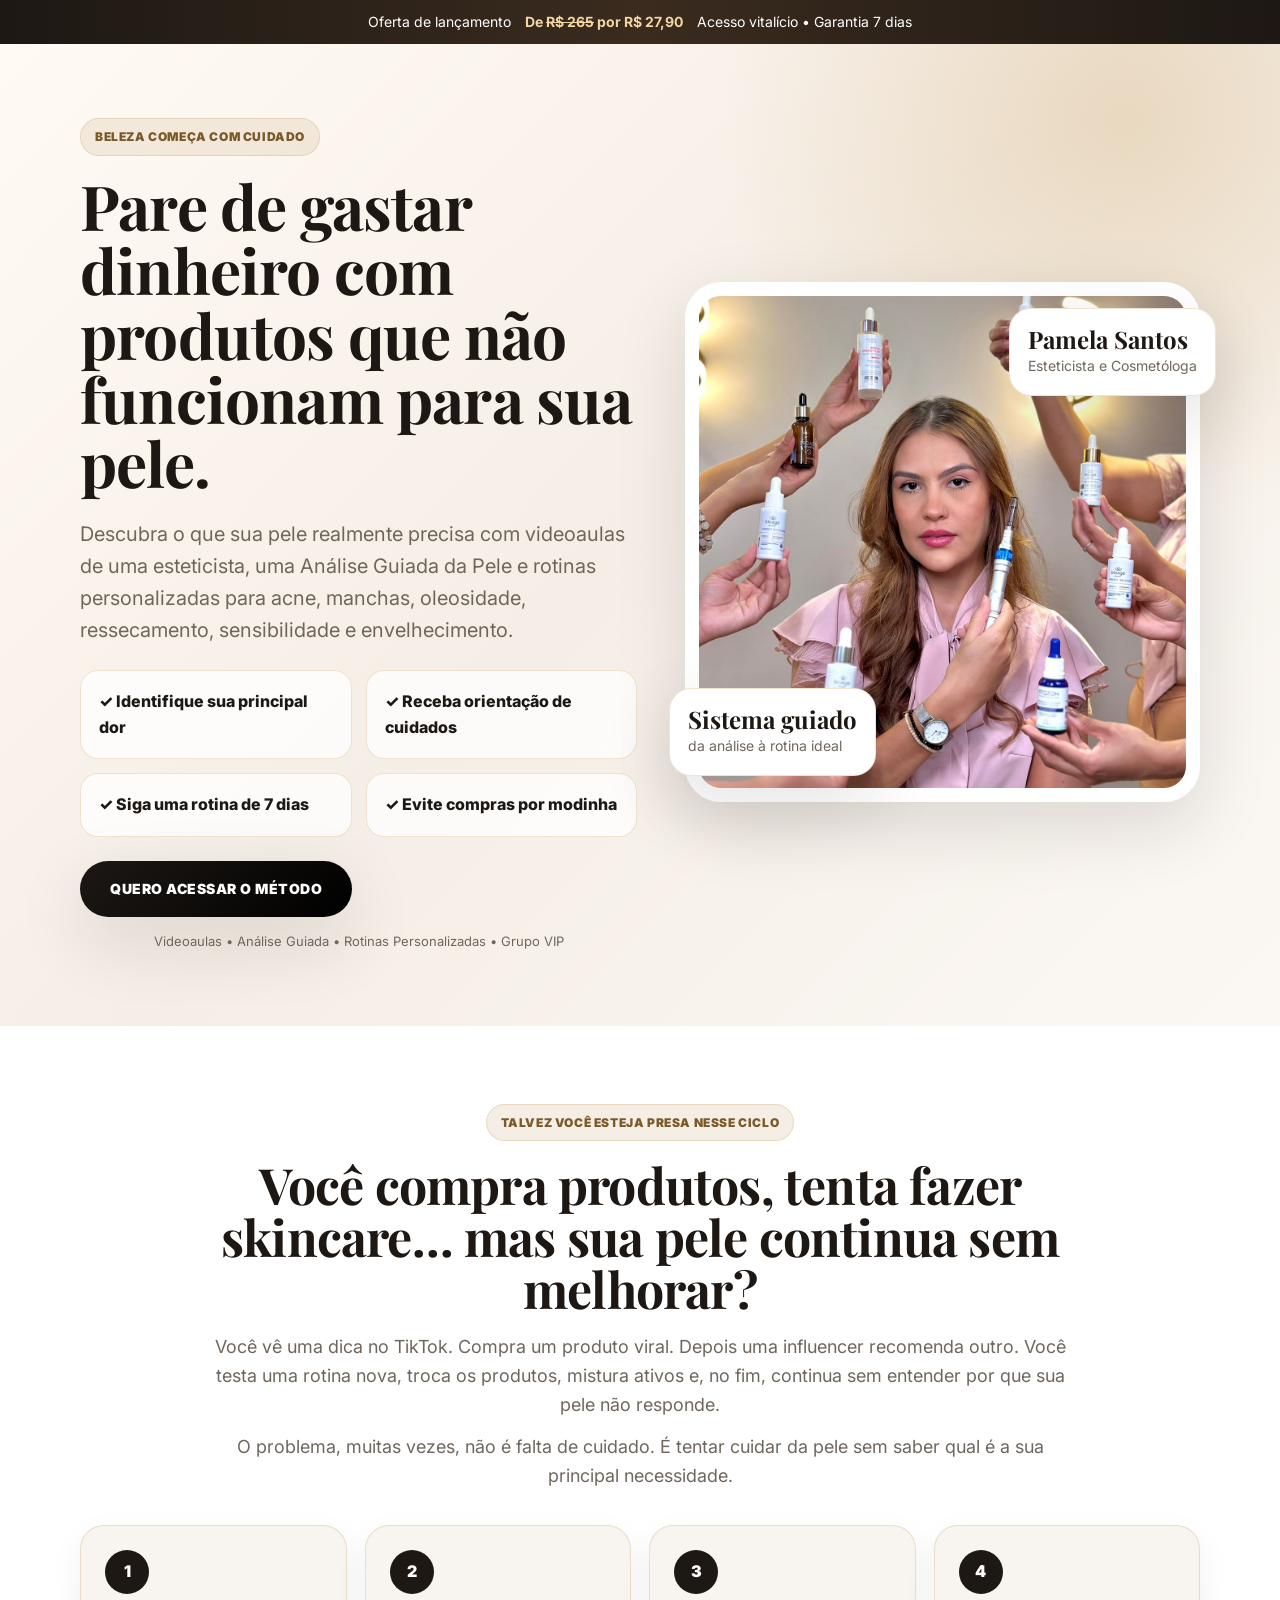
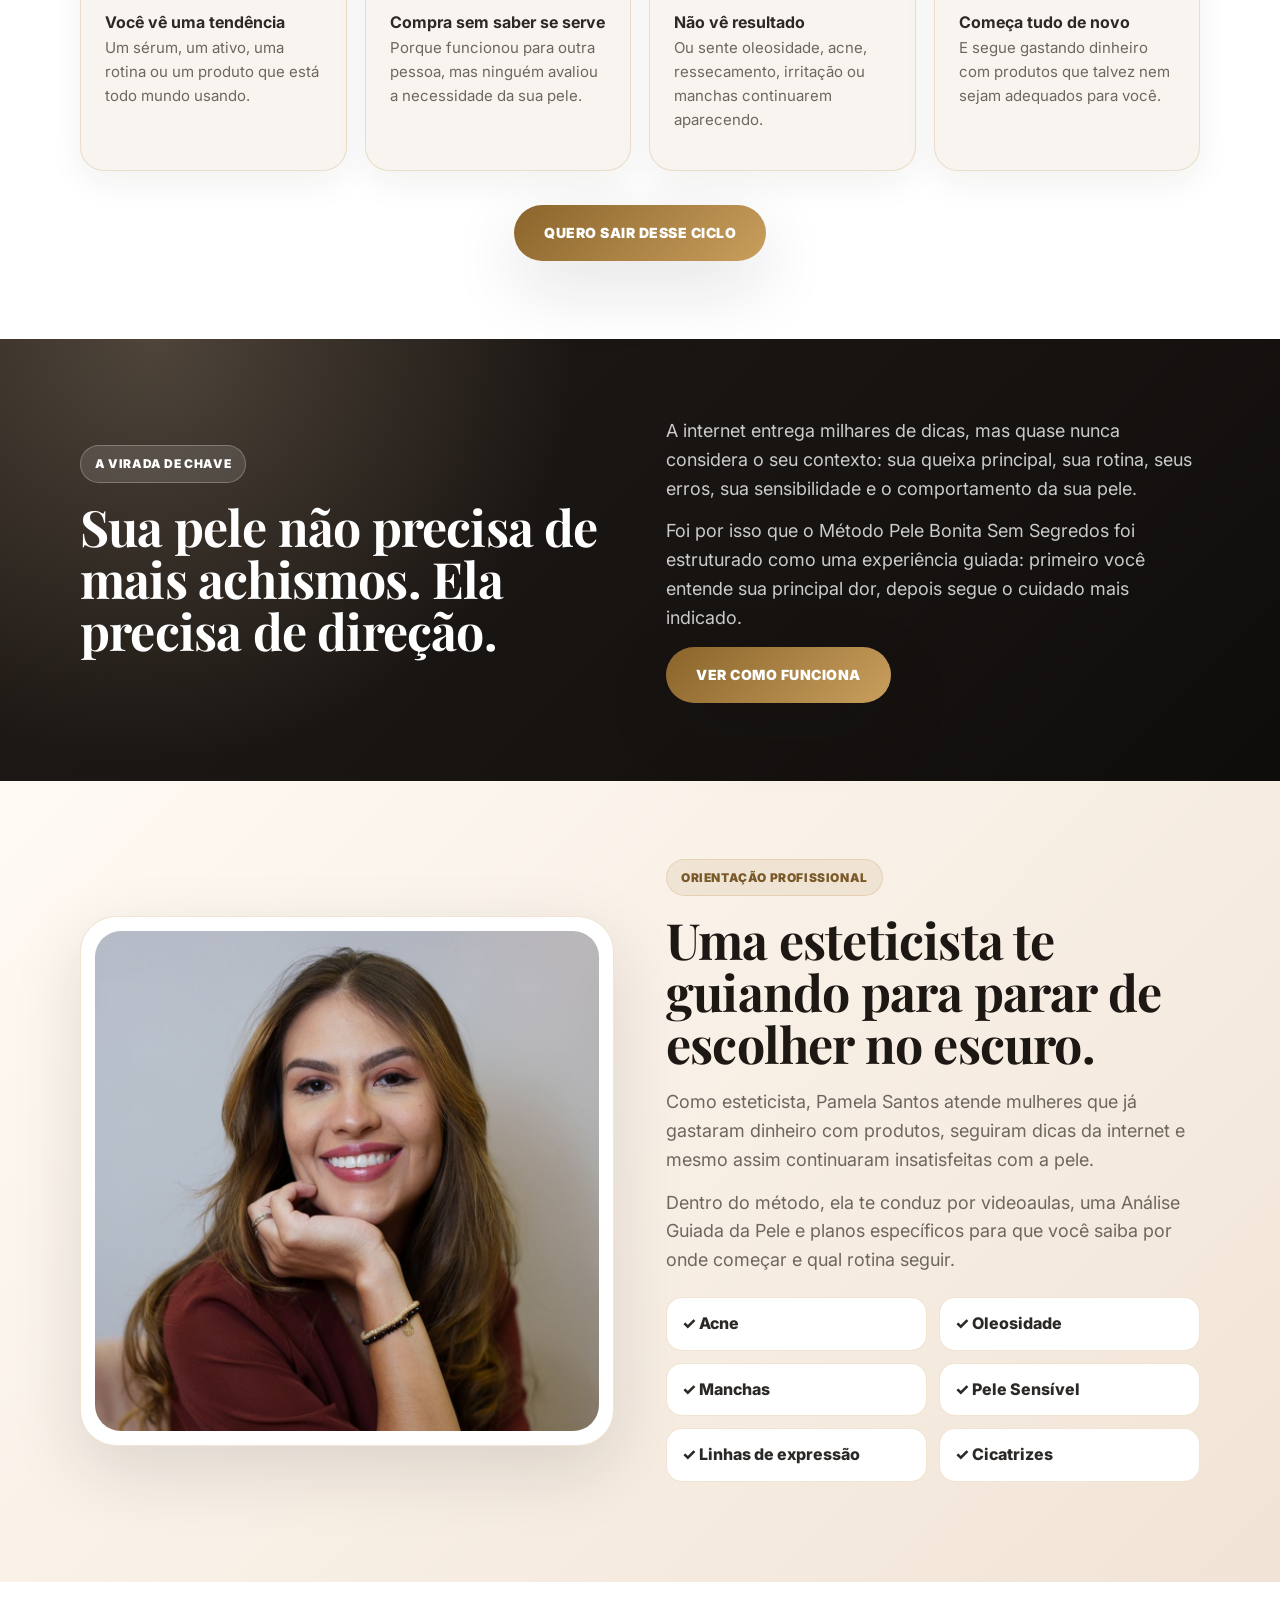
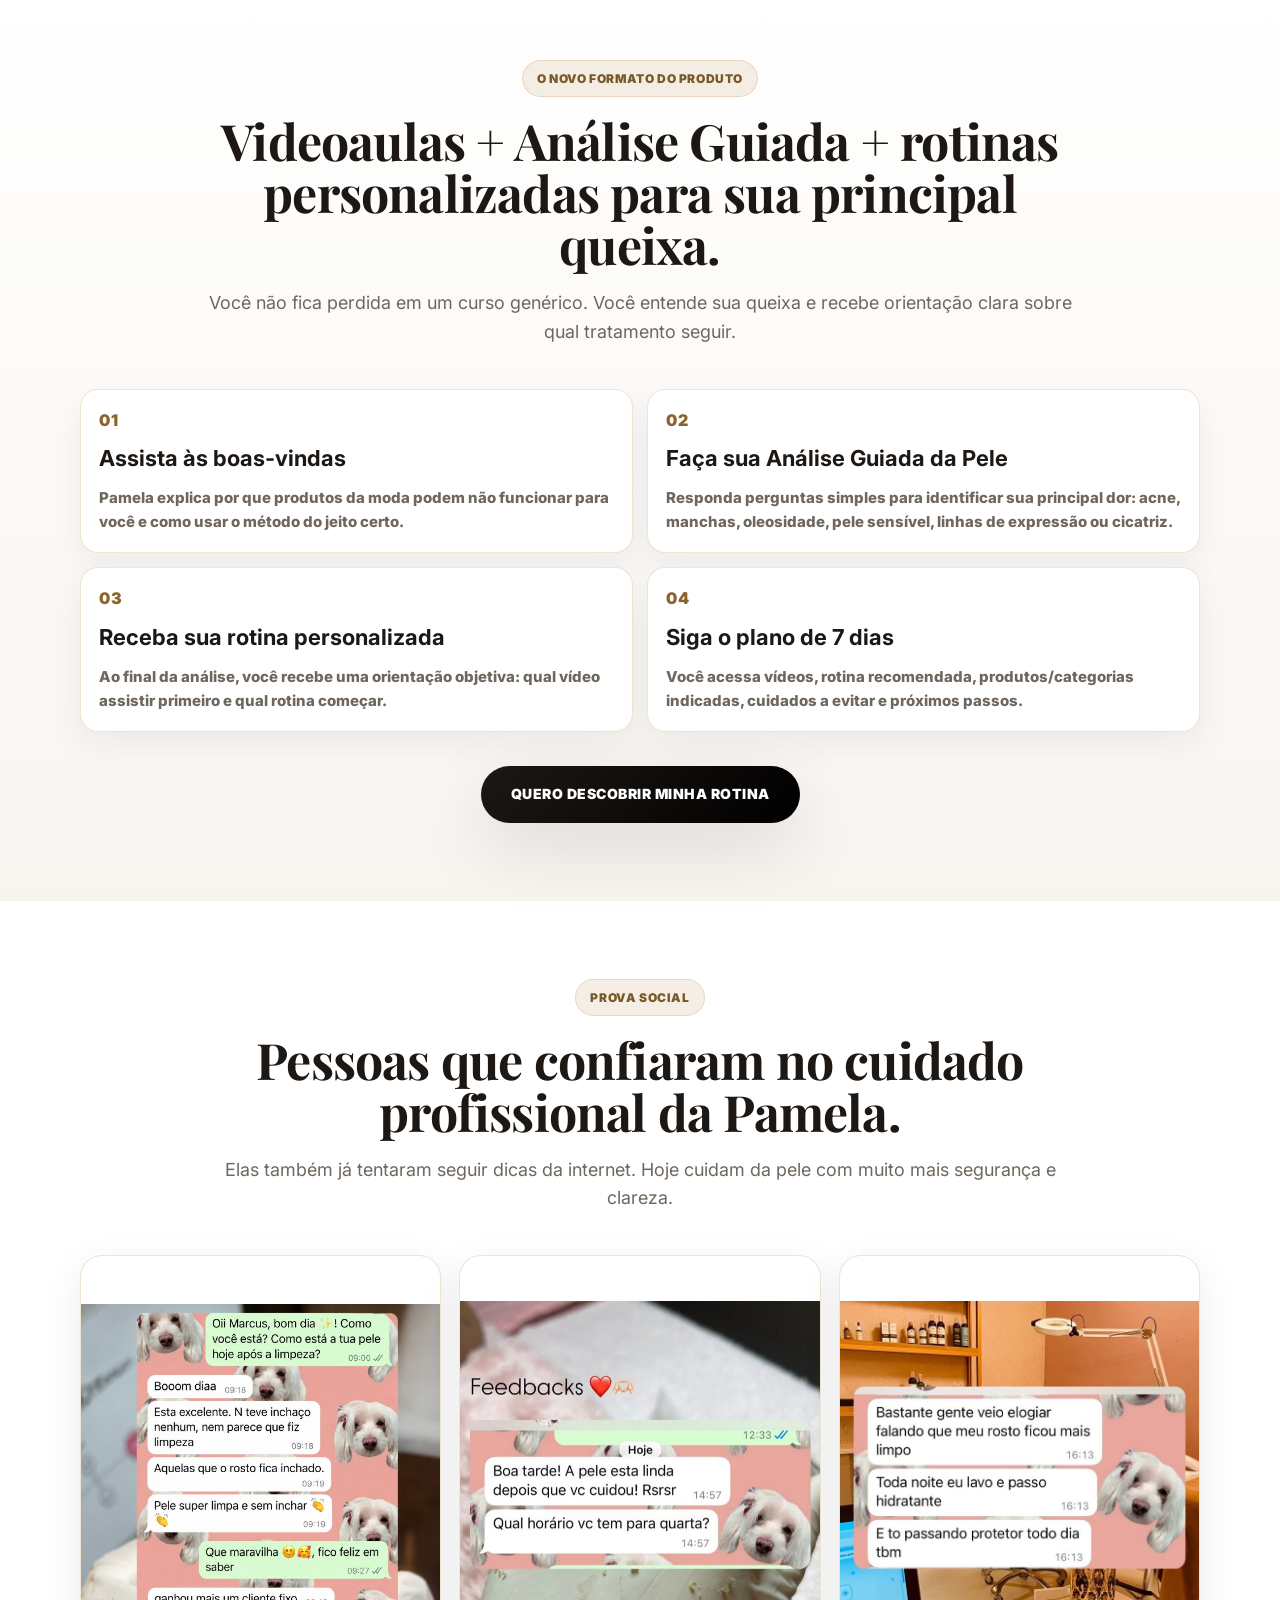
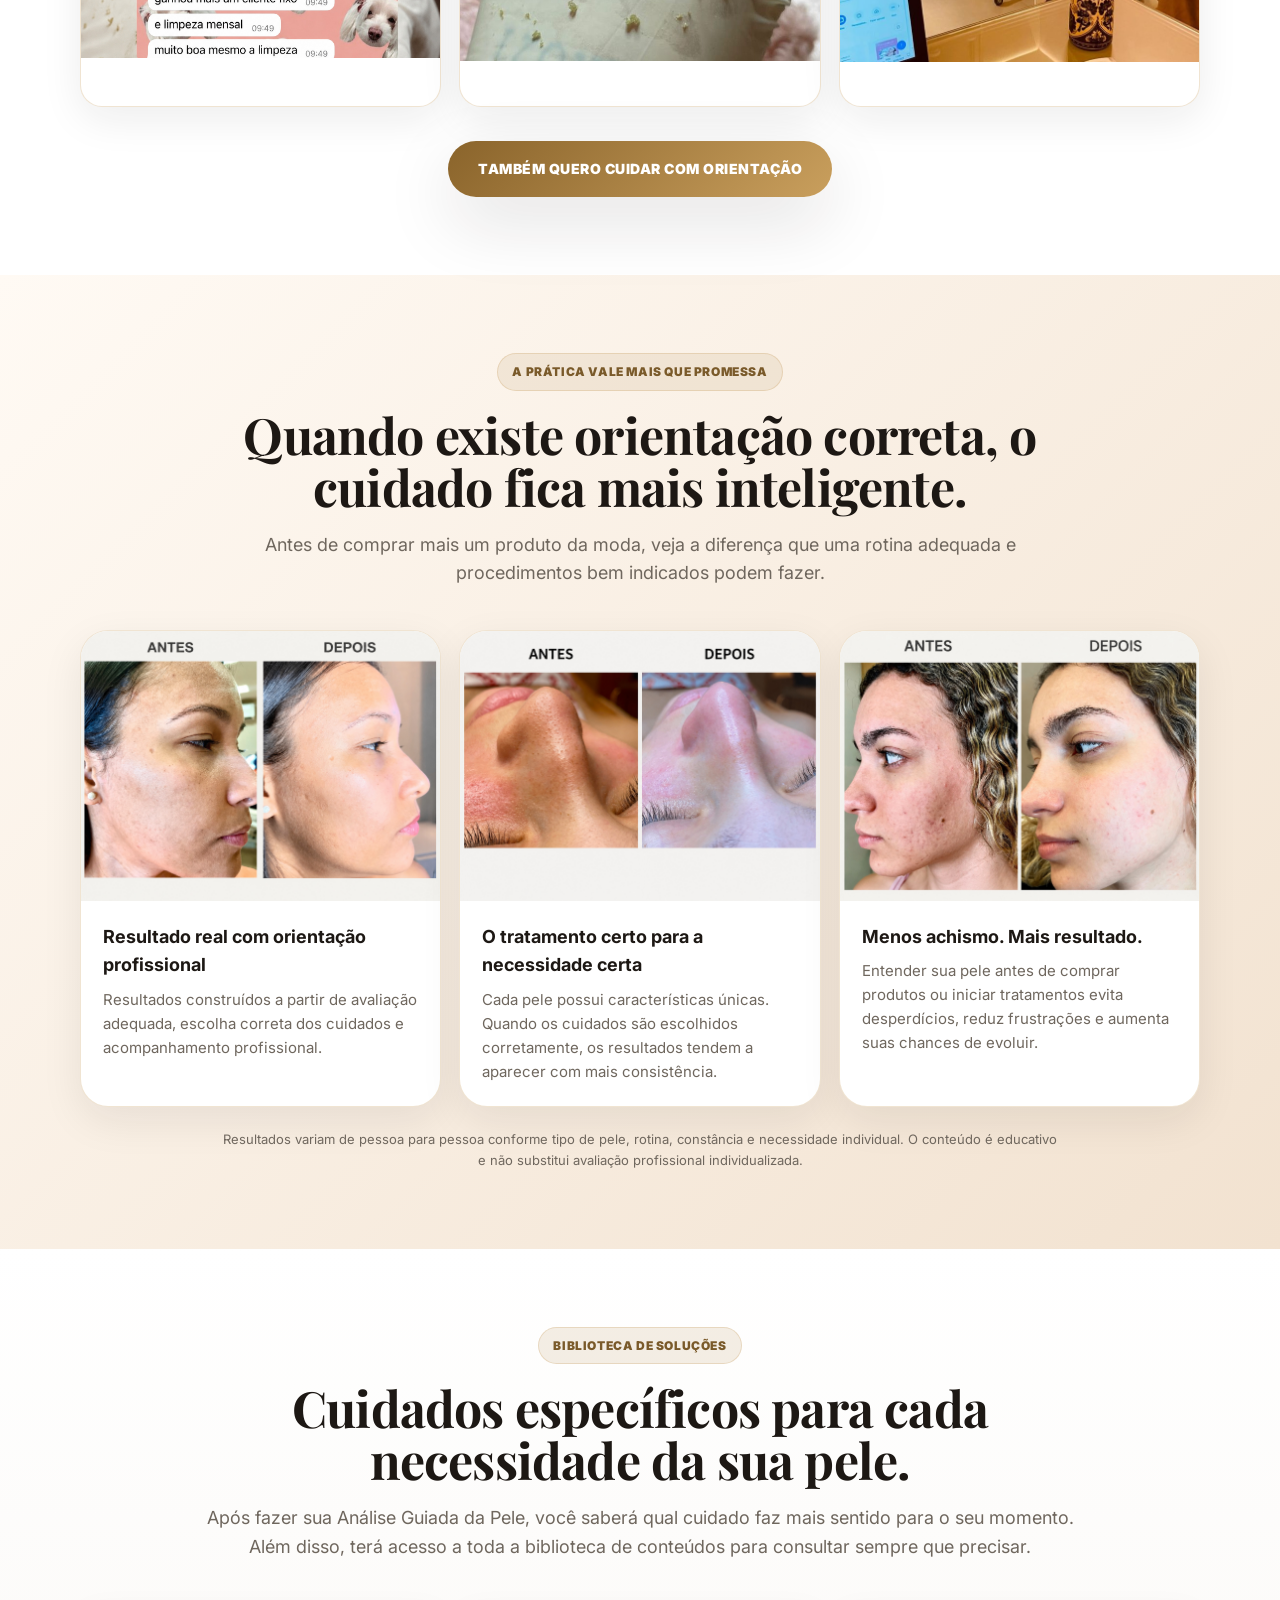
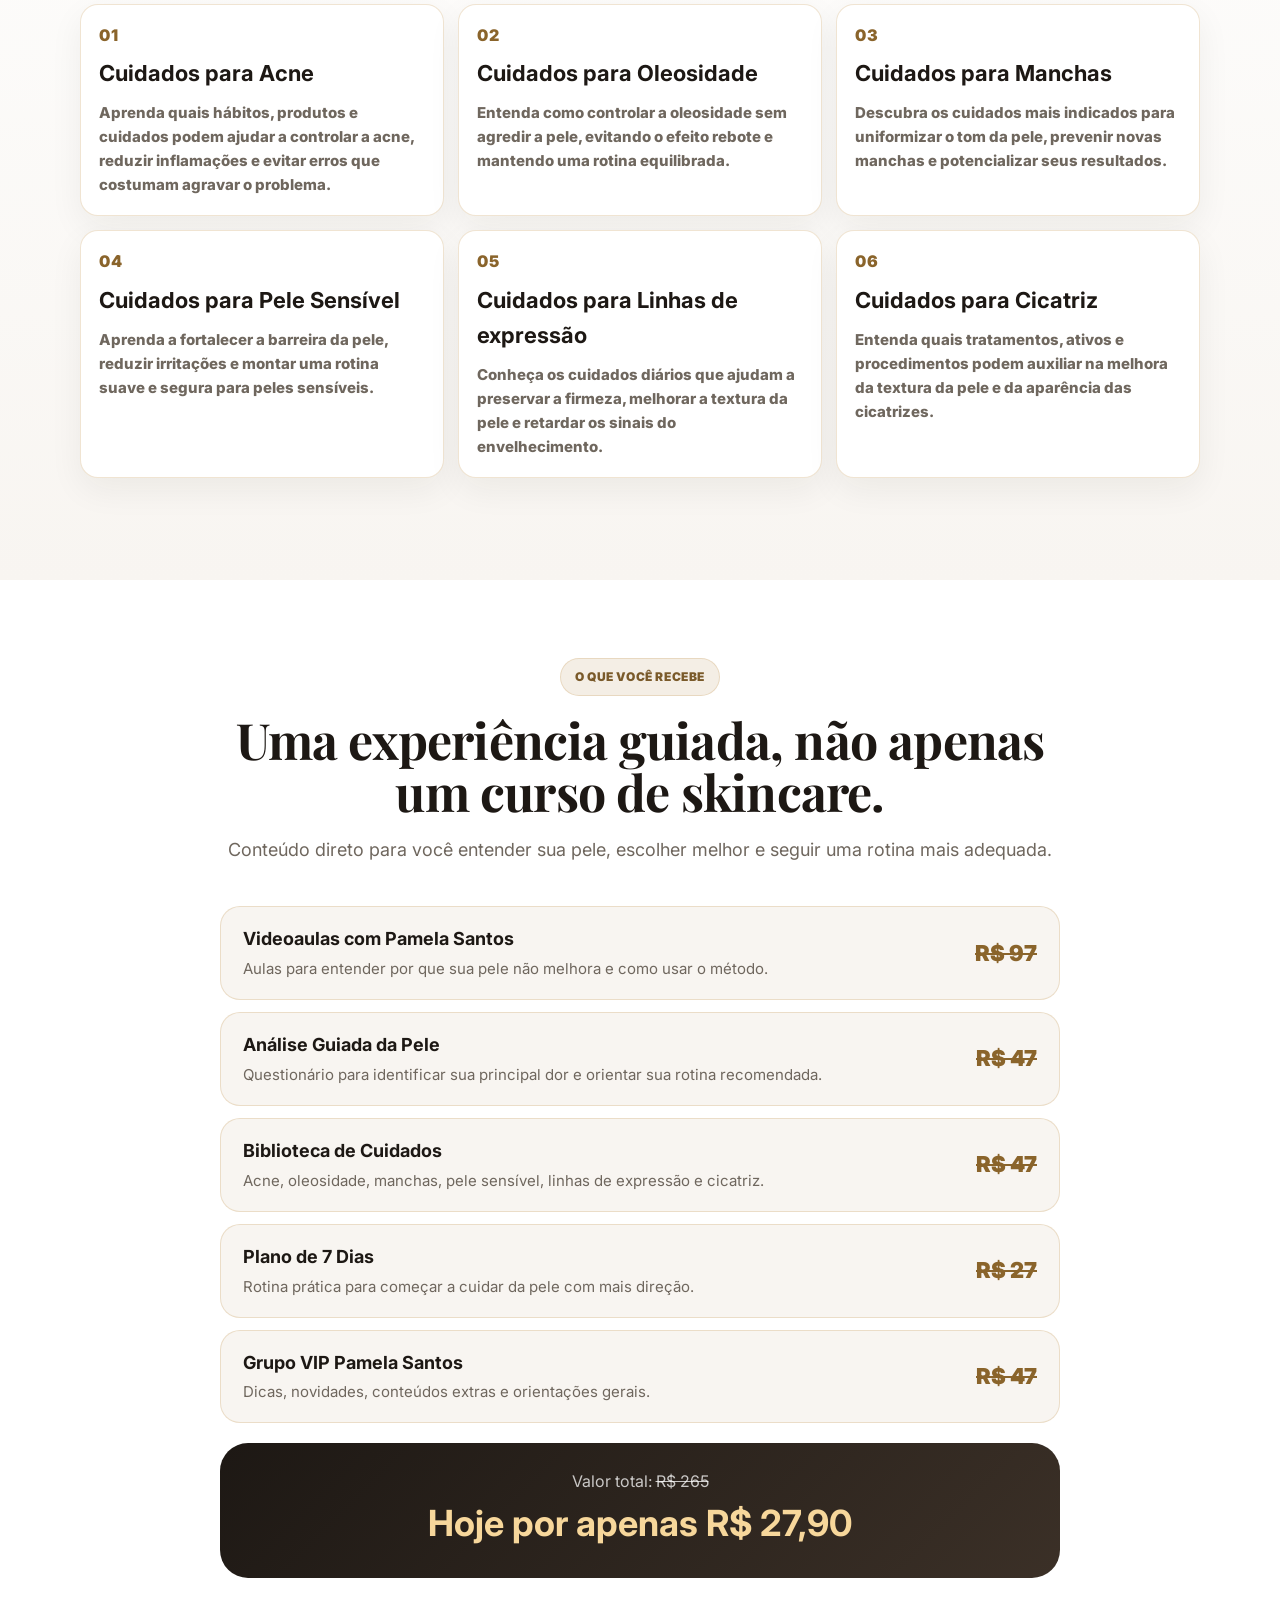
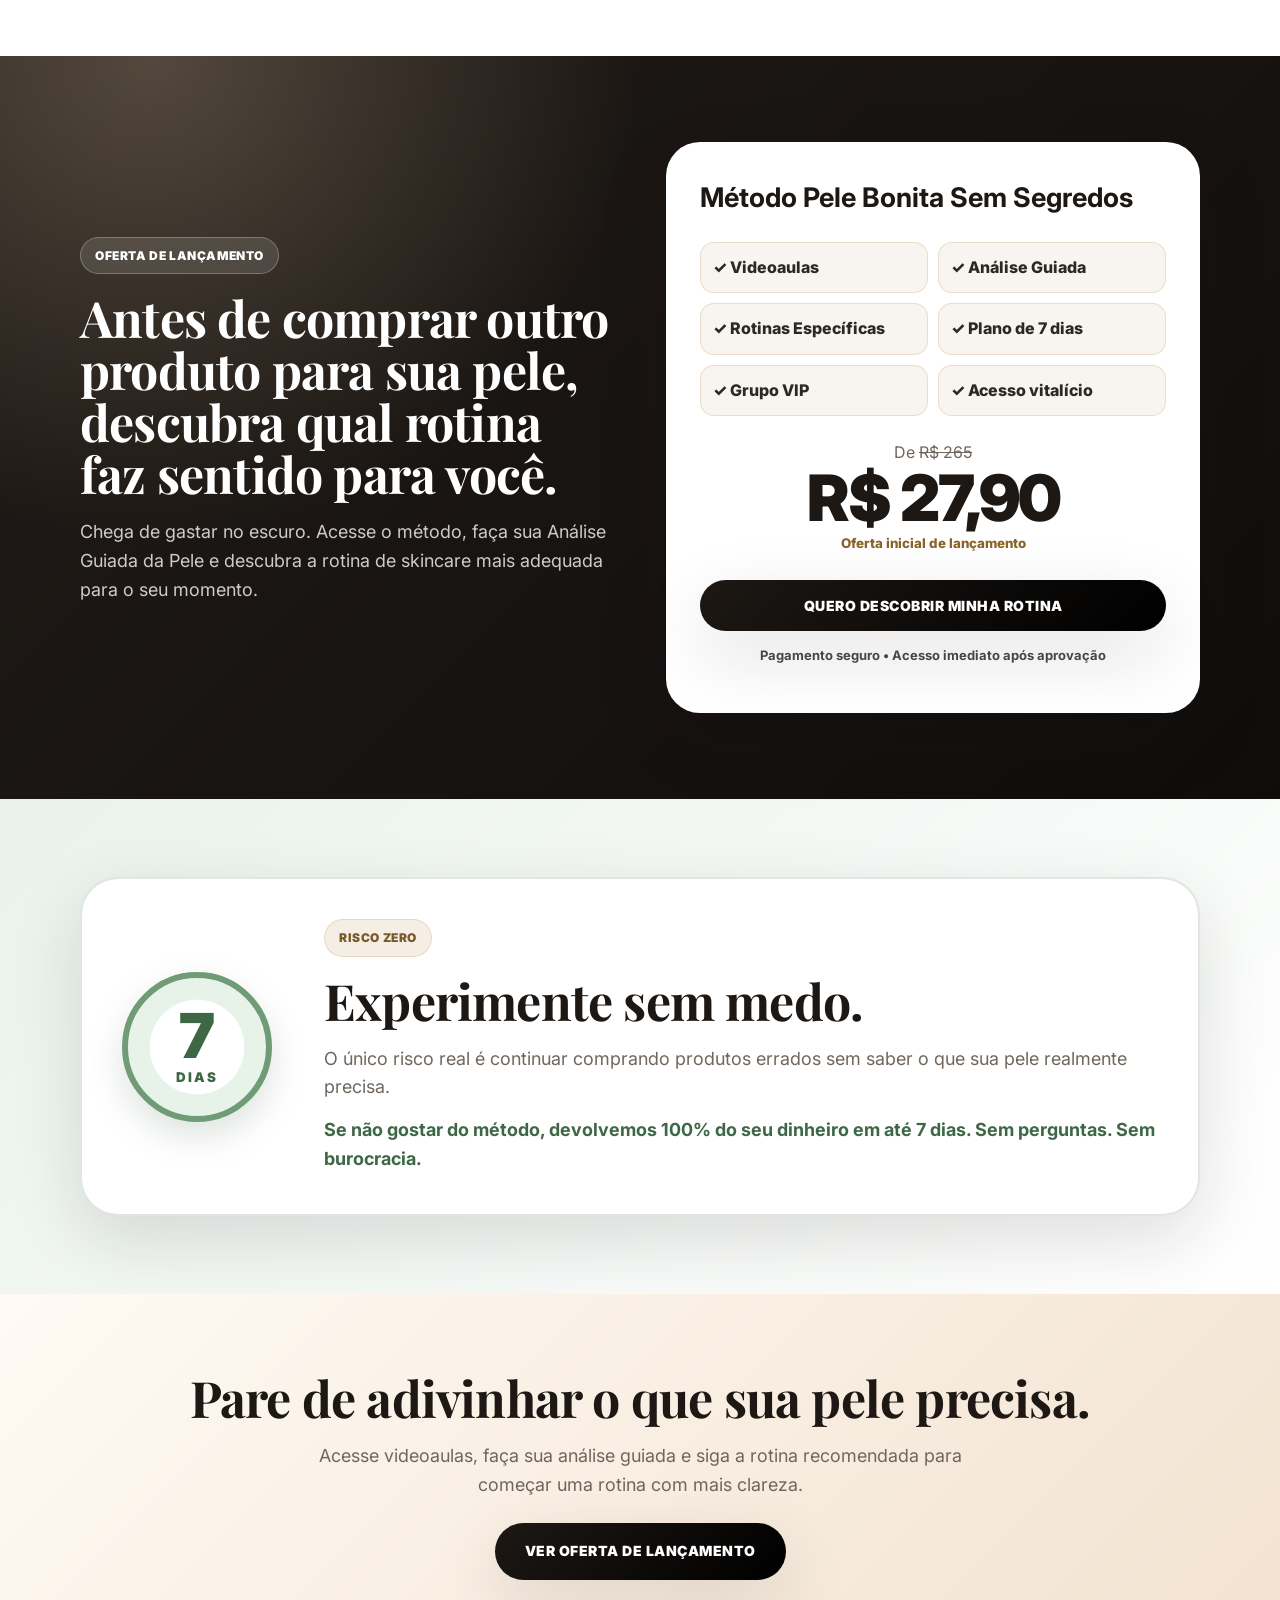
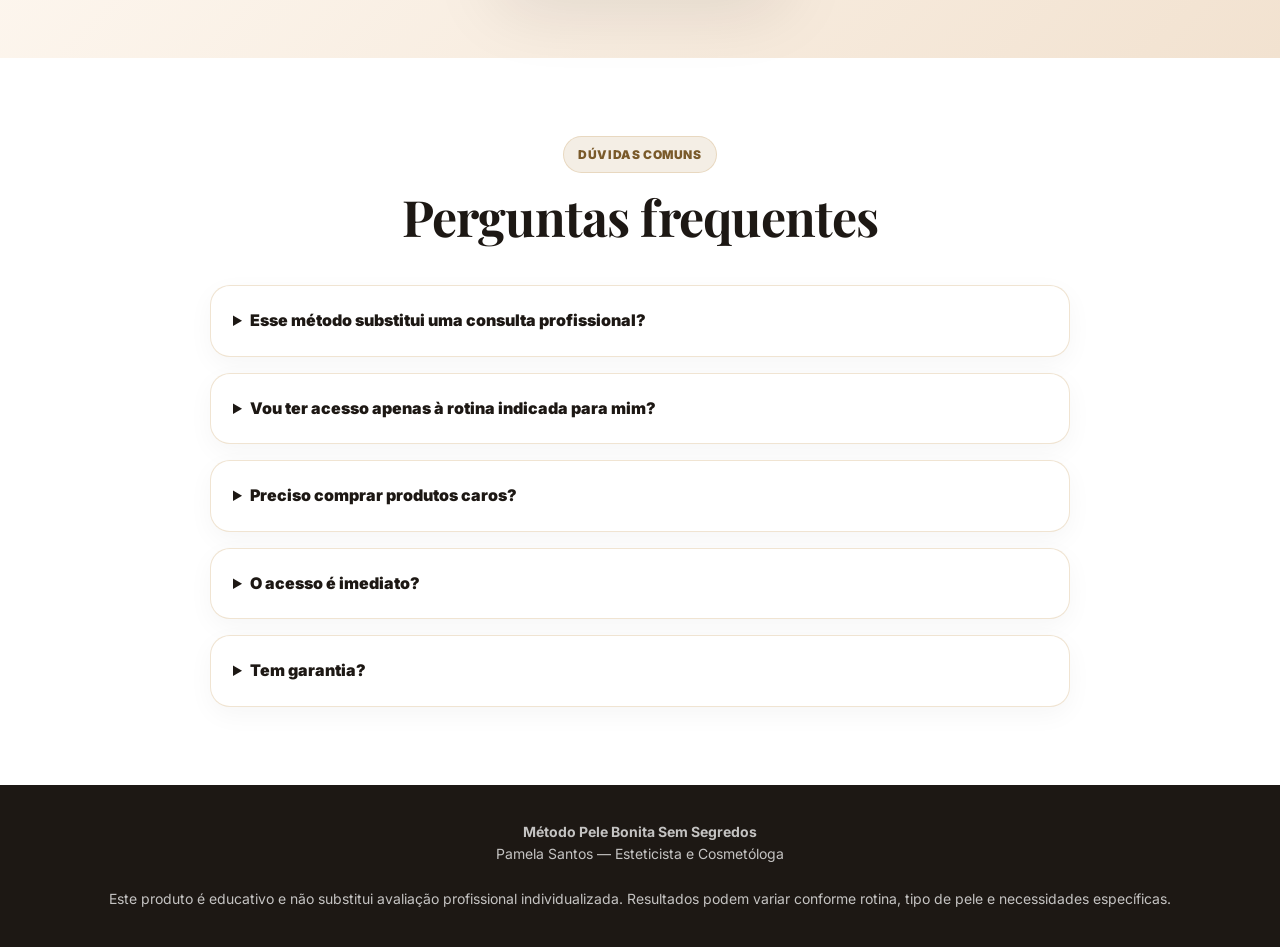
<file: index.html>
<!DOCTYPE html>
<html lang="pt-BR">
<head>
  <meta charset="UTF-8" />
  <meta name="viewport" content="width=device-width, initial-scale=1.0" />

  <title>Método Pele Bonita Sem Segredos | Pamela Santos</title>
  <meta name="description" content="Pare de gastar dinheiro com produtos errados. Descubra o que sua pele realmente precisa com videoaulas, análise guiada e rotinas criadas por uma esteticista." />

  <meta property="og:title" content="Método Pele Bonita Sem Segredos" />
  <meta property="og:description" content="Videoaulas + Análise Guiada da Pele + Rotinas para acne, manchas, oleosidade, pele sensível, linhas de expressão e cicatriz." />
  <meta property="og:image" content="./assets/img/og-image.jpg" />

  <link rel="icon" type="image/png" href="./assets/img/favicon.png" />
  <link rel="stylesheet" href="./assets/css/style.css" />
</head>

<body>
  <script src="./assets/js/config.js"></script>

  <!-- =========================================================
       VERSÃO DESKTOP — COMPLETA
       ========================================================= -->
  <main class="desktop-page">
    <div class="topbar">
      <span>Oferta de lançamento</span>
      <strong>De <s>R$ 265</s> por R$ 27,90</strong>
      <span>Acesso vitalício • Garantia 7 dias</span>
    </div>

    <header class="hero">
      <div class="container hero-grid">
        <div>
          <span class="pill">Beleza começa com cuidado</span>
          <h1>Pare de gastar dinheiro com produtos que não funcionam para sua pele.</h1>
          <p class="subtitle">
            Descubra o que sua pele realmente precisa com videoaulas de uma esteticista, uma Análise Guiada da Pele e rotinas personalizadas para acne, manchas, oleosidade, ressecamento, sensibilidade e envelhecimento.
          </p>

          <div class="hero-points">
            <div>✓ Identifique sua principal dor</div>
            <div>✓ Receba orientação de cuidados</div>
            <div>✓ Siga uma rotina de 7 dias</div>
            <div>✓ Evite compras por modinha</div>
          </div>

          <a href="#oferta" class="btn">Quero acessar o método</a>
          <p class="microcopy">Videoaulas • Análise Guiada • Rotinas Personalizadas • Grupo VIP</p>
        </div>

        <div class="hero-photo-wrap">
          <img src="./assets/img/pamela-hero.jpg" alt="Pamela Santos" class="hero-photo" />
          <div class="floating-card top">
            <strong>Pamela Santos</strong>
            <span>Esteticista e Cosmetóloga</span>
          </div>
          <div class="floating-card bottom">
            <strong>Sistema guiado</strong>
            <span>da análise à rotina ideal</span>
          </div>
        </div>
      </div>
    </header>

    <section class="section identification">
      <div class="container narrow">
        <span class="eyebrow">Talvez você esteja presa nesse ciclo</span>
        <h2>Você compra produtos, tenta fazer skincare… mas sua pele continua sem melhorar?</h2>
        <p>
          Você vê uma dica no TikTok. Compra um produto viral. Depois uma influencer recomenda outro. Você testa uma rotina nova, troca os produtos, mistura ativos e, no fim, continua sem entender por que sua pele não responde.
        </p>
        <p>
          O problema, muitas vezes, não é falta de cuidado. É tentar cuidar da pele sem saber qual é a sua principal necessidade.
        </p>
      </div>

      <div class="container cycle-grid">
        <div class="cycle-card"><span>1</span><strong>Você vê uma tendência</strong><p>Um sérum, um ativo, uma rotina ou um produto que está todo mundo usando.</p></div>
        <div class="cycle-card"><span>2</span><strong>Compra sem saber se serve</strong><p>Porque funcionou para outra pessoa, mas ninguém avaliou a necessidade da sua pele.</p></div>
        <div class="cycle-card"><span>3</span><strong>Não vê resultado</strong><p>Ou sente oleosidade, acne, ressecamento, irritação ou manchas continuarem aparecendo.</p></div>
        <div class="cycle-card"><span>4</span><strong>Começa tudo de novo</strong><p>E segue gastando dinheiro com produtos que talvez nem sejam adequados para você.</p></div>
      </div>

      <div class="container center-cta">
        <a href="#oferta" class="btn btn-soft">Quero sair desse ciclo</a>
      </div>
    </section>

    <section class="section dark-section">
      <div class="container dark-grid">
        <div>
          <span class="eyebrow light">A virada de chave</span>
          <h2>Sua pele não precisa de mais achismos. Ela precisa de direção.</h2>
        </div>

        <div>
          <p>A internet entrega milhares de dicas, mas quase nunca considera o seu contexto: sua queixa principal, sua rotina, seus erros, sua sensibilidade e o comportamento da sua pele.</p>
          <p>Foi por isso que o Método Pele Bonita Sem Segredos foi estruturado como uma experiência guiada: primeiro você entende sua principal dor, depois segue o cuidado mais indicado.</p>
          <a href="#como-funciona" class="btn btn-gold">Ver como funciona</a>
        </div>
      </div>
    </section>

    <section class="section expert">
      <div class="container expert-grid">
        <div class="expert-image">
          <img src="./assets/img/pamela-about.jpg" alt="Pamela Santos Esteticista" loading="lazy" />
        </div>

        <div>
          <span class="eyebrow">Orientação profissional</span>
          <h2>Uma esteticista te guiando para parar de escolher no escuro.</h2>
          <p>Como esteticista, Pamela Santos atende mulheres que já gastaram dinheiro com produtos, seguiram dicas da internet e mesmo assim continuaram insatisfeitas com a pele.</p>
          <p>Dentro do método, ela te conduz por videoaulas, uma Análise Guiada da Pele e planos específicos para que você saiba por onde começar e qual rotina seguir.</p>

          <div class="specialties">
            <div>✓ Acne</div><div>✓ Oleosidade</div><div>✓ Manchas</div><div>✓ Pele Sensível</div><div>✓ Linhas de expressão</div><div>✓ Cicatrizes</div>
          </div>
        </div>
      </div>
    </section>

    <section class="section system-section" id="como-funciona">
      <div class="container">
        <div class="section-title">
          <span class="eyebrow">O novo formato do produto</span>
          <h2>Videoaulas + Análise Guiada + rotinas personalizadas para sua principal queixa.</h2>
          <p>Você não fica perdida em um curso genérico. Você entende sua queixa e recebe orientação clara sobre qual tratamento seguir.</p>
        </div>

        <div class="system-steps">
          <div class="system-card"><span>01</span><h3>Assista às boas-vindas</h3><p>Pamela explica por que produtos da moda podem não funcionar para você e como usar o método do jeito certo.</p></div>
          <div class="system-card"><span>02</span><h3>Faça sua Análise Guiada da Pele</h3><p>Responda perguntas simples para identificar sua principal dor: acne, manchas, oleosidade, pele sensível, linhas de expressão ou cicatriz.</p></div>
          <div class="system-card"><span>03</span><h3>Receba sua rotina personalizada</h3><p>Ao final da análise, você recebe uma orientação objetiva: qual vídeo assistir primeiro e qual rotina começar.</p></div>
          <div class="system-card"><span>04</span><h3>Siga o plano de 7 dias</h3><p>Você acessa vídeos, rotina recomendada, produtos/categorias indicadas, cuidados a evitar e próximos passos.</p></div>
        </div>

        <div class="center-cta"><a href="#oferta" class="btn">Quero descobrir minha rotina</a></div>
      </div>
    </section>

    <section class="section proof">
      <div class="container">
        <div class="section-title">
          <span class="eyebrow">Prova social</span>
          <h2>Pessoas que confiaram no cuidado profissional da Pamela.</h2>
          <p>Elas também já tentaram seguir dicas da internet. Hoje cuidam da pele com muito mais segurança e clareza.</p>
        </div>

        <div class="testimonial-grid">
          <img src="./assets/img/depoimentos/depoimento-1.jpg" alt="Depoimento 1" loading="lazy" />
          <img src="./assets/img/depoimentos/depoimento-2.jpg" alt="Depoimento 2" loading="lazy" />
          <img src="./assets/img/depoimentos/depoimento-3.jpg" alt="Depoimento 3" loading="lazy" />
        </div>

        <div class="center-cta"><a href="#oferta" class="btn btn-soft">Também quero cuidar com orientação</a></div>
      </div>
    </section>

    <section class="section results-section">
      <div class="container">
        <div class="section-title">
          <span class="eyebrow">A prática vale mais que promessa</span>
          <h2>Quando existe orientação correta, o cuidado fica mais inteligente.</h2>
          <p>Antes de comprar mais um produto da moda, veja a diferença que uma rotina adequada e procedimentos bem indicados podem fazer.</p>
        </div>

        <div class="results-grid">
          <div class="result-card"><img src="./assets/img/resultados/resultado-01.jpg" alt="Resultado antes e depois 1" loading="lazy" /><div><strong>Resultado real com orientação profissional</strong><p>Resultados construídos a partir de avaliação adequada, escolha correta dos cuidados e acompanhamento profissional.</p></div></div>
          <div class="result-card"><img src="./assets/img/resultados/resultado-02.jpg" alt="Resultado antes e depois 2" loading="lazy" /><div><strong>O tratamento certo para a necessidade certa</strong><p>Cada pele possui características únicas. Quando os cuidados são escolhidos corretamente, os resultados tendem a aparecer com mais consistência.</p></div></div>
          <div class="result-card"><img src="./assets/img/resultados/resultado-03.jpg" alt="Resultado antes e depois 3" loading="lazy" /><div><strong>Menos achismo. Mais resultado.</strong><p>Entender sua pele antes de comprar produtos ou iniciar tratamentos evita desperdícios, reduz frustrações e aumenta suas chances de evoluir.</p></div></div>
        </div>

        <p class="result-disclaimer">Resultados variam de pessoa para pessoa conforme tipo de pele, rotina, constância e necessidade individual. O conteúdo é educativo e não substitui avaliação profissional individualizada.</p>
      </div>
    </section>

    <section class="section tracks">
      <div class="container">
        <div class="section-title">
          <span class="eyebrow">Biblioteca de soluções</span>
          <h2>Cuidados específicos para cada necessidade da sua pele.</h2>
          <p>Após fazer sua Análise Guiada da Pele, você saberá qual cuidado faz mais sentido para o seu momento. Além disso, terá acesso a toda a biblioteca de conteúdos para consultar sempre que precisar.</p>
        </div>

        <div class="track-grid">
          <div class="track-card"><span>01</span><h3>Cuidados para Acne</h3><p>Aprenda quais hábitos, produtos e cuidados podem ajudar a controlar a acne, reduzir inflamações e evitar erros que costumam agravar o problema.</p></div>
          <div class="track-card"><span>02</span><h3>Cuidados para Oleosidade</h3><p>Entenda como controlar a oleosidade sem agredir a pele, evitando o efeito rebote e mantendo uma rotina equilibrada.</p></div>
          <div class="track-card"><span>03</span><h3>Cuidados para Manchas</h3><p>Descubra os cuidados mais indicados para uniformizar o tom da pele, prevenir novas manchas e potencializar seus resultados.</p></div>
          <div class="track-card"><span>04</span><h3>Cuidados para Pele Sensível</h3><p>Aprenda a fortalecer a barreira da pele, reduzir irritações e montar uma rotina suave e segura para peles sensíveis.</p></div>
          <div class="track-card"><span>05</span><h3>Cuidados para Linhas de expressão</h3><p>Conheça os cuidados diários que ajudam a preservar a firmeza, melhorar a textura da pele e retardar os sinais do envelhecimento.</p></div>
          <div class="track-card"><span>06</span><h3>Cuidados para Cicatriz</h3><p>Entenda quais tratamentos, ativos e procedimentos podem auxiliar na melhora da textura da pele e da aparência das cicatrizes.</p></div>
        </div>
      </div>
    </section>

    <section class="section receive">
      <div class="container">
        <div class="section-title">
          <span class="eyebrow">O que você recebe</span>
          <h2>Uma experiência guiada, não apenas um curso de skincare.</h2>
          <p>Conteúdo direto para você entender sua pele, escolher melhor e seguir uma rotina mais adequada.</p>
        </div>

        <div class="value-stack">
          <div class="stack-item"><div><strong>Videoaulas com Pamela Santos</strong><p>Aulas para entender por que sua pele não melhora e como usar o método.</p></div><span><s>R$ 97</s></span></div>
          <div class="stack-item"><div><strong>Análise Guiada da Pele</strong><p>Questionário para identificar sua principal dor e orientar sua rotina recomendada.</p></div><span><s>R$ 47</s></span></div>
          <div class="stack-item"><div><strong>Biblioteca de Cuidados</strong><p>Acne, oleosidade, manchas, pele sensível, linhas de expressão e cicatriz.</p></div><span><s>R$ 47</s></span></div>
          <div class="stack-item"><div><strong>Plano de 7 Dias</strong><p>Rotina prática para começar a cuidar da pele com mais direção.</p></div><span><s>R$ 27</s></span></div>
          <div class="stack-item"><div><strong>Grupo VIP Pamela Santos</strong><p>Dicas, novidades, conteúdos extras e orientações gerais.</p></div><span><s>R$ 47</s></span></div>
        </div>

        <div class="total-box"><span>Valor total: <s>R$ 265</s></span><strong>Hoje por apenas R$ 27,90</strong></div>
      </div>
    </section>

    <section class="offer" id="oferta">
      <div class="container offer-grid">
        <div class="offer-copy">
          <span class="eyebrow light">Oferta de lançamento</span>
          <h2>Antes de comprar outro produto para sua pele, descubra qual rotina faz sentido para você.</h2>
          <p>Chega de gastar no escuro. Acesse o método, faça sua Análise Guiada da Pele e descubra a rotina de skincare mais adequada para o seu momento.</p>
        </div>

        <div class="offer-box">
          <h3>Método Pele Bonita Sem Segredos</h3>
          <div class="offer-lines">
            <div>✓ Videoaulas</div><div>✓ Análise Guiada</div><div>✓ Rotinas Específicas</div><div>✓ Plano de 7 dias</div><div>✓ Grupo VIP</div><div>✓ Acesso vitalício</div>
          </div>

          <div class="price-area"><span>De <s>R$ 265</s></span><strong>R$ 27,90</strong><small>Oferta inicial de lançamento</small></div>

          <button class="btn wide" onclick="goToCheckout()">Quero descobrir minha rotina</button>
          <p class="secure">Pagamento seguro • Acesso imediato após aprovação</p>
        </div>
      </div>
    </section>

    <section class="section guarantee">
      <div class="container guarantee-card">
        <div class="seal"><span>7</span><small>DIAS</small></div>
        <div>
          <span class="eyebrow">Risco zero</span>
          <h2>Experimente sem medo.</h2>
          <p>O único risco real é continuar comprando produtos errados sem saber o que sua pele realmente precisa.</p>
          <strong>Se não gostar do método, devolvemos 100% do seu dinheiro em até 7 dias. Sem perguntas. Sem burocracia.</strong>
        </div>
      </div>
    </section>

    <section class="section final-cta">
      <div class="container">
        <h2>Pare de adivinhar o que sua pele precisa.</h2>
        <p>Acesse videoaulas, faça sua análise guiada e siga a rotina recomendada para começar uma rotina com mais clareza.</p>
        <a href="#oferta" class="btn">Ver oferta de lançamento</a>
      </div>
    </section>

    <section class="section faq-section">
      <div class="container">
        <div class="section-title"><span class="eyebrow">Dúvidas comuns</span><h2>Perguntas frequentes</h2></div>

        <div class="faq">
          <details><summary>Esse método substitui uma consulta profissional?</summary><p>Não. O método é educativo e oferece uma análise guiada para orientar seus próximos passos, mas não substitui avaliação individualizada feita por profissional habilitada.</p></details>
          <details><summary>Vou ter acesso apenas à rotina indicada para mim?</summary><p>Não. A Análise Guiada da Pele vai te ajudar a identificar por onde começar, mas você terá acesso vitalício à biblioteca completa de cuidados para consultar sempre que sua pele tiver uma nova necessidade.</p></details>
          <details><summary>Preciso comprar produtos caros?</summary><p>Não. A proposta é evitar compras sem direção. O método te ajuda a entender sua dor principal antes de gastar com produtos.</p></details>
          <details><summary>O acesso é imediato?</summary><p>Sim. Após a aprovação do pagamento, você recebe acesso pela nossa plataforma de conteúdo.</p></details>
          <details><summary>Tem garantia?</summary><p>Sim. Você tem 7 dias de garantia incondicional. Se não gostar, devolvemos seu dinheiro.</p></details>
        </div>
      </div>
    </section>

    <div class="sticky desktop-sticky">
      <div class="container sticky-inner">
        <strong>Método Pele Bonita Sem Segredos — R$ 27,90</strong>
        <a href="#oferta" class="btn">Ver oferta</a>
      </div>
    </div>

    <footer>
      <div class="container">
        <strong>Método Pele Bonita Sem Segredos</strong><br />
        Pamela Santos — Esteticista e Cosmetóloga<br /><br />
        Este produto é educativo e não substitui avaliação profissional individualizada. Resultados podem variar conforme rotina, tipo de pele e necessidades específicas.
      </div>
    </footer>
  </main>

  <!-- =========================================================
       VERSÃO MOBILE — MAIS CURTA E FOCADA EM CONVERSÃO
       ========================================================= -->
  <main class="mobile-page">
    <div class="mobile-topbar">
      <strong>Oferta de lançamento: R$ 27,90</strong>
      <span>Acesso vitalício • Garantia 7 dias</span>
    </div>

    <header class="m-hero">
      <div class="m-container">
        <span class="m-pill">Beleza começa com cuidado</span>
        <h1>Antes de comprar outro produto, descubra o que sua pele precisa.</h1>
        <p>
            Um método criado por Pamela Santos, esteticista e cosmetóloga, para te ajudar a cuidar da pele com mais direção.
        </p>

        <div class="m-price-chip">
          <span>De <s>R$ 265</s></span>
          <strong>R$ 27,90</strong>
        </div>

        <button class="m-btn" onclick="goToCheckout()">Quero acessar agora</button>
        <small>Pagamento seguro • Acesso imediato após aprovação</small>

        <img src="./assets/img/pamela-hero.jpg" alt="Pamela Santos" class="m-hero-img" />
      </div>
    </header>

    <section class="m-section m-pain">
      <div class="m-container">
        <h2>Você sente que compra produto, mas a pele não melhora?</h2>
        <div class="m-checklist">
          <div>✓ Vê dicas no TikTok e compra por impulso</div>
          <div>✓ Mistura produtos sem saber se combinam</div>
          <div>✓ Gasta dinheiro e continua sem resultado</div>
          <div>✓ Não sabe se o problema é acne, oleosidade, manchas ou sensibilidade</div>
        </div>
        <p class="m-note">O problema pode não ser falta de cuidado. Pode ser falta de direção.</p>
      </div>
    </section>

    <section class="m-section m-how">
      <div class="m-container">
        <span class="m-eyebrow">Como funciona</span>
        <h2>Simples, guiado e direto.</h2>

        <div class="m-steps">
          <div><span>1</span><strong>Assista às boas-vindas</strong><p>Entenda como usar o método do jeito certo.</p></div>
          <div><span>2</span><strong>Faça a Análise Guiada</strong><p>Identifique sua principal necessidade de pele.</p></div>
          <div><span>3</span><strong>Receba sua rotina</strong><p>Veja qual vídeo assistir primeiro e como começar.</p></div>
        </div>

        <a href="#oferta-mobile" class="m-btn secondary">Ver oferta</a>
      </div>
    </section>

    <section class="m-section m-results">
      <div class="m-container">
        <span class="m-eyebrow">Resultados reais</span>
        <h2>Quando existe orientação, o cuidado fica mais inteligente.</h2>
        <div class="m-scroll">
          <article class="m-result-card"><img src="./assets/img/resultados/resultado-01.jpg" alt="Resultado 1" loading="lazy" /><strong>Orientação profissional</strong></article>
          <article class="m-result-card"><img src="./assets/img/resultados/resultado-02.jpg" alt="Resultado 2" loading="lazy" /><strong>Cuidado certo para a necessidade certa</strong></article>
          <article class="m-result-card"><img src="./assets/img/resultados/resultado-03.jpg" alt="Resultado 3" loading="lazy" /><strong>Menos achismo. Mais clareza.</strong></article>
        </div>
        <p class="m-disclaimer">Resultados variam conforme pele, rotina, constância e necessidade individual.</p>
      </div>
    </section>

    <section class="m-section m-social">
      <div class="m-container">
        <span class="m-eyebrow">Depoimentos</span>
        <h2>Pessoas que já confiaram no cuidado da Pamela.</h2>
        <div class="m-scroll m-testimonials">
          <img src="./assets/img/depoimentos/depoimento-1.jpg" alt="Depoimento 1" loading="lazy" />
          <img src="./assets/img/depoimentos/depoimento-2.jpg" alt="Depoimento 2" loading="lazy" />
          <img src="./assets/img/depoimentos/depoimento-3.jpg" alt="Depoimento 3" loading="lazy" />
        </div>
      </div>
    </section>

    <section class="m-section m-includes">
      <div class="m-container">
        <span class="m-eyebrow">O que você recebe</span>
        <h2>Uma experiência guiada, não apenas um curso de skincare.</h2>
        <p class="m-section-subtitle">Conteúdo direto para entender sua pele, escolher melhor e seguir uma rotina mais adequada.</p>

        <div class="m-includes-list detailed">
          <div>
            <strong>Videoaulas com Pamela Santos</strong>
            <span>Aulas para entender por que sua pele não melhora e como usar o método.</span>
          </div>
          <div>
            <strong>Análise Guiada da Pele</strong>
            <span>Questionário para identificar sua principal dor e orientar por onde começar.</span>
          </div>
          <div>
            <strong>Biblioteca de Cuidados</strong>
            <span>Acne, oleosidade, manchas, pele sensível, linhas de expressão e cicatriz.</span>
          </div>
          <div>
            <strong>Plano de 7 Dias</strong>
            <span>Rotina prática para começar a cuidar da pele com mais direção.</span>
          </div>
          <div>
            <strong>Grupo VIP Pamela Santos</strong>
            <span>Dicas, novidades, conteúdos extras e orientações gerais.</span>
          </div>
          <div>
            <strong>Acesso vitalício</strong>
            <span>Consulte sempre que sua pele tiver uma nova necessidade.</span>
          </div>
        </div>
      </div>
    </section>

    <section class="m-section m-care-library">
      <div class="m-container">
        <span class="m-eyebrow">Biblioteca de Cuidados</span>
        <h2>Conteúdos para as principais necessidades da pele.</h2>
        <div class="m-tags">
          <span>Acne</span><span>Oleosidade</span><span>Manchas</span><span>Pele sensível</span><span>Linhas de expressão</span><span>Cicatriz</span>
        </div>
      </div>
    </section>

    <section class="m-offer" id="oferta-mobile">
      <div class="m-container">
        <span class="m-eyebrow light">Oferta de lançamento</span>
        <h2>Antes de comprar outro produto, descubra qual rotina faz sentido para sua pele.</h2>
        <p>Chega de gastar no escuro. Acesse o método e descubra a rotina de skincare mais adequada para o seu momento.</p>

        <div class="m-offer-box">
          <strong>Método Pele Bonita Sem Segredos</strong>
          <div class="m-price">
            <span>De <s>R$ 265</s></span>
            <b>R$ 27,90</b>
          </div>
          <button class="m-btn" onclick="goToCheckout()">Quero descobrir minha rotina</button>
          <small>Garantia de 7 dias • acesso vitalício</small>
        </div>
      </div>
    </section>

    <section class="m-section m-guarantee">
      <div class="m-container">
        <div class="m-guarantee-card">
          <div class="m-guarantee-seal">
            <span>7</span>
            <small>DIAS</small>
          </div>
          <div>
            <strong>Garantia incondicional de 7 dias</strong>
            <p>Teste o método sem medo. Se não gostar, devolvemos 100% do seu dinheiro. Sem perguntas. Sem burocracia.</p>
          </div>
        </div>
      </div>
    </section>

    <section class="m-section m-faq">
      <div class="m-container">
        <span class="m-eyebrow">Dúvidas comuns</span>
        <h2>Perguntas frequentes</h2>

        <details>
          <summary>Esse método substitui uma consulta profissional?</summary>
          <p>Não. O método é educativo e oferece uma análise guiada para orientar seus próximos passos, mas não substitui avaliação individualizada feita por profissional habilitada.</p>
        </details>

        <details>
          <summary>Vou ter acesso apenas à rotina indicada para mim?</summary>
          <p>Não. A Análise Guiada da Pele vai te ajudar a identificar por onde começar, mas você terá acesso vitalício à biblioteca completa de cuidados para consultar sempre que sua pele tiver uma nova necessidade.</p>
        </details>

        <details>
          <summary>Preciso comprar produtos caros?</summary>
          <p>Não. A proposta é evitar compras sem direção. O método te ajuda a entender sua dor principal antes de gastar com produtos.</p>
        </details>

        <details>
          <summary>O acesso é imediato?</summary>
          <p>Sim. Após a aprovação do pagamento, você recebe acesso pela nossa plataforma de conteúdo.</p>
        </details>

        <details>
          <summary>Tem garantia?</summary>
          <p>Sim. Você tem 7 dias de garantia incondicional. Se não gostar, devolvemos seu dinheiro.</p>
        </details>
      </div>
    </section>

    <div class="m-sticky-cta">
      <div>
        <strong>R$ 27,90</strong>
        <span>Acesso vitalício</span>
      </div>
      <button onclick="goToCheckout()">Comprar</button>
    </div>

    <footer class="m-footer">
      <div class="m-container">
        <strong>Método Pele Bonita Sem Segredos</strong><br />
        Pamela Santos — Esteticista e Cosmetóloga<br /><br />
        Produto educativo. Não substitui avaliação profissional individualizada.
      </div>
    </footer>
  </main>
</body>
</html>
</file>
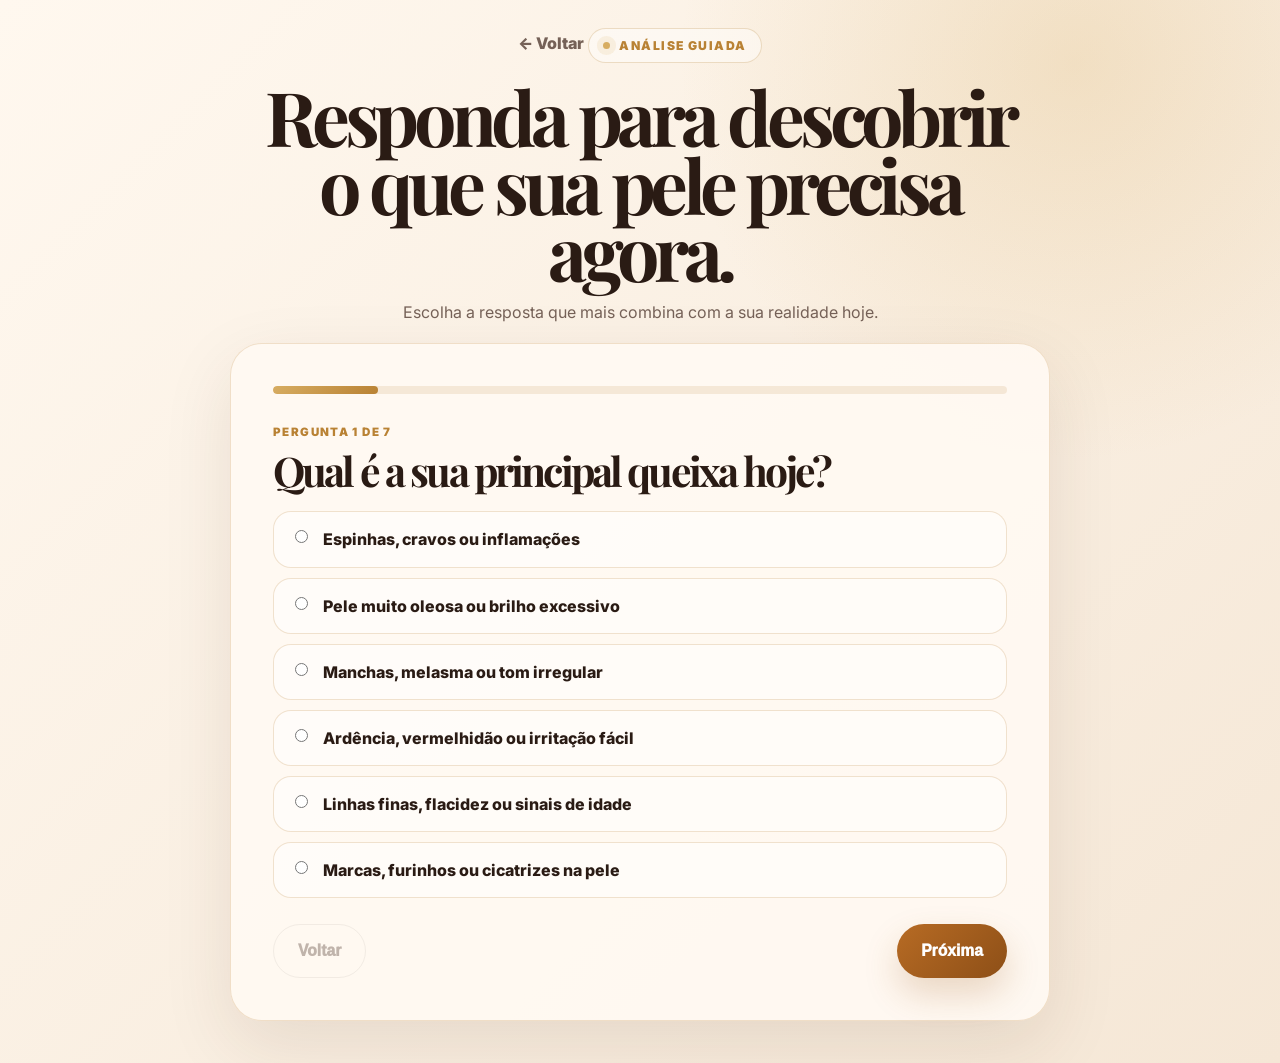
<file: analise/index.html>
<!doctype html>
<html lang="pt-BR">
<head>
  <meta charset="utf-8" />
  <meta name="viewport" content="width=device-width,initial-scale=1" />
  <title>Análise Guiada da Pele | Pamela Santos</title>
  <meta name="description" content="Responda o quiz e descubra qual é a principal necessidade da sua pele." />
  <meta name="robots" content="noindex,nofollow" />
  <link rel="preconnect" href="https://fonts.googleapis.com">
  <link rel="preconnect" href="https://fonts.gstatic.com" crossorigin>
  <link href="https://fonts.googleapis.com/css2?family=Inter:wght@400;500;600;700;800;900&family=Playfair+Display:wght@600;700;800&display=swap" rel="stylesheet">
  <link rel="stylesheet" href="./assets/css/style.css" />
</head>

<body>
  <main class="quiz-page">
    <section class="quiz-shell">
      <div class="quiz-head">
        <a href="/quiz" class="back-link">← Voltar</a>
        <span class="pill">Análise guiada</span>
        <h1>Responda para descobrir o que sua pele precisa agora.</h1>
        <p>Escolha a resposta que mais combina com a sua realidade hoje.</p>
      </div>

      <form class="quiz-card" id="skinQuiz">
        <div class="progress">
          <div class="progress-bar" id="progressBar"></div>
        </div>

        <div class="question active" data-step="1">
          <span class="step-label">Pergunta 1 de 7</span>
          <h2>Qual é a sua principal queixa hoje?</h2>
          <div class="options">
            <label><input type="radio" name="q1" value="acne"> Espinhas, cravos ou inflamações</label>
            <label><input type="radio" name="q1" value="oleosidade"> Pele muito oleosa ou brilho excessivo</label>
            <label><input type="radio" name="q1" value="manchas"> Manchas, melasma ou tom irregular</label>
            <label><input type="radio" name="q1" value="sensibilidade"> Ardência, vermelhidão ou irritação fácil</label>
            <label><input type="radio" name="q1" value="linhas"> Linhas finas, flacidez ou sinais de idade</label>
            <label><input type="radio" name="q1" value="cicatrizes"> Marcas, furinhos ou cicatrizes na pele</label>
          </div>
        </div>

        <div class="question" data-step="2">
          <span class="step-label">Pergunta 2 de 7</span>
          <h2>Como sua pele costuma ficar ao longo do dia?</h2>
          <div class="options">
            <label><input type="radio" name="q2" value="oleosidade"> Brilhando muito, principalmente na testa, nariz e queixo</label>
            <label><input type="radio" name="q2" value="sensibilidade"> Repuxando, ardendo ou ficando vermelha com facilidade</label>
            <label><input type="radio" name="q2" value="manchas"> Com aparência irregular e manchas mais evidentes</label>
            <label><input type="radio" name="q2" value="linhas"> Com textura cansada, linhas ou aspecto envelhecido</label>
            <label><input type="radio" name="q2" value="acne"> Com cravos, espinhas ou pontos inflamados</label>
          </div>
        </div>

        <div class="question" data-step="3">
          <span class="step-label">Pergunta 3 de 7</span>
          <h2>O que mais te incomoda quando você se olha no espelho?</h2>
          <div class="options">
            <label><input type="radio" name="q3" value="acne"> Espinhas ativas ou cravos</label>
            <label><input type="radio" name="q3" value="manchas"> Manchas e diferença de tonalidade</label>
            <label><input type="radio" name="q3" value="oleosidade"> Poros aparentes e excesso de brilho</label>
            <label><input type="radio" name="q3" value="linhas"> Linhas de expressão e perda de viço</label>
            <label><input type="radio" name="q3" value="cicatrizes"> Marcas antigas ou relevo irregular</label>
            <label><input type="radio" name="q3" value="sensibilidade"> Vermelhidão, coceira ou pele reativa</label>
          </div>
        </div>

        <div class="question" data-step="4">
          <span class="step-label">Pergunta 4 de 7</span>
          <h2>Quando você testa um produto novo, sua pele costuma:</h2>
          <div class="options">
            <label><input type="radio" name="q4" value="sensibilidade"> Irritar, arder ou ficar vermelha</label>
            <label><input type="radio" name="q4" value="acne"> Dar espinhas ou piorar cravos</label>
            <label><input type="radio" name="q4" value="oleosidade"> Ficar mais oleosa ou pesada</label>
            <label><input type="radio" name="q4" value="manchas"> Não melhorar manchas mesmo com uso frequente</label>
            <label><input type="radio" name="q4" value="linhas"> Não dar resultado em textura e linhas</label>
          </div>
        </div>

        <div class="question" data-step="5">
          <span class="step-label">Pergunta 5 de 7</span>
          <h2>Qual frase mais parece com você?</h2>
          <div class="options">
            <label><input type="radio" name="q5" value="acne"> “Já tentei secativos e sabonetes, mas a acne volta.”</label>
            <label><input type="radio" name="q5" value="oleosidade"> “Minha pele fica oleosa mesmo lavando várias vezes.”</label>
            <label><input type="radio" name="q5" value="manchas"> “Tenho manchas e não sei o que usar com segurança.”</label>
            <label><input type="radio" name="q5" value="sensibilidade"> “Tenho medo de usar produto e minha pele reagir.”</label>
            <label><input type="radio" name="q5" value="linhas"> “Quero prevenir ou melhorar sinais de idade.”</label>
            <label><input type="radio" name="q5" value="cicatrizes"> “Quero melhorar marcas e textura da pele.”</label>
          </div>
        </div>

        <div class="question" data-step="6">
          <span class="step-label">Pergunta 6 de 7</span>
          <h2>Qual é o seu maior medo ao cuidar da pele?</h2>
          <div class="options">
            <label><input type="radio" name="q6" value="sensibilidade"> Usar algo forte e irritar a pele</label>
            <label><input type="radio" name="q6" value="manchas"> Piorar manchas ou escurecer mais</label>
            <label><input type="radio" name="q6" value="acne"> A acne inflamar ou deixar marcas</label>
            <label><input type="radio" name="q6" value="oleosidade"> Comprar produto que deixe a pele grudenta ou oleosa</label>
            <label><input type="radio" name="q6" value="linhas"> Perder tempo e dinheiro sem ver resultado</label>
            <label><input type="radio" name="q6" value="cicatrizes"> Fazer procedimento errado para cicatriz</label>
          </div>
        </div>

        <div class="question" data-step="7">
          <span class="step-label">Pergunta 7 de 7</span>
          <h2>Hoje, sua rotina de skincare é:</h2>
          <div class="options">
            <label><input type="radio" name="q7" value="iniciante"> Quase nenhuma. Quero começar do jeito certo.</label>
            <label><input type="radio" name="q7" value="confusa"> Tenho produtos, mas não sei se uso certo.</label>
            <label><input type="radio" name="q7" value="excesso"> Uso muita coisa e minha pele não melhora.</label>
            <label><input type="radio" name="q7" value="direcao"> Quero uma direção clara e simples.</label>
          </div>
        </div>

        <div class="quiz-actions">
          <button type="button" class="btn btn-line" id="prevBtn" disabled>Voltar</button>
          <button type="button" class="btn btn-primary" id="nextBtn">Próxima</button>
        </div>

        <p class="quiz-alert" id="quizAlert">Selecione uma resposta para continuar.</p>
      </form>
    </section>
  </main>

  <script src="./assets/js/quiz.js"></script>
</body>
</html>
</file>
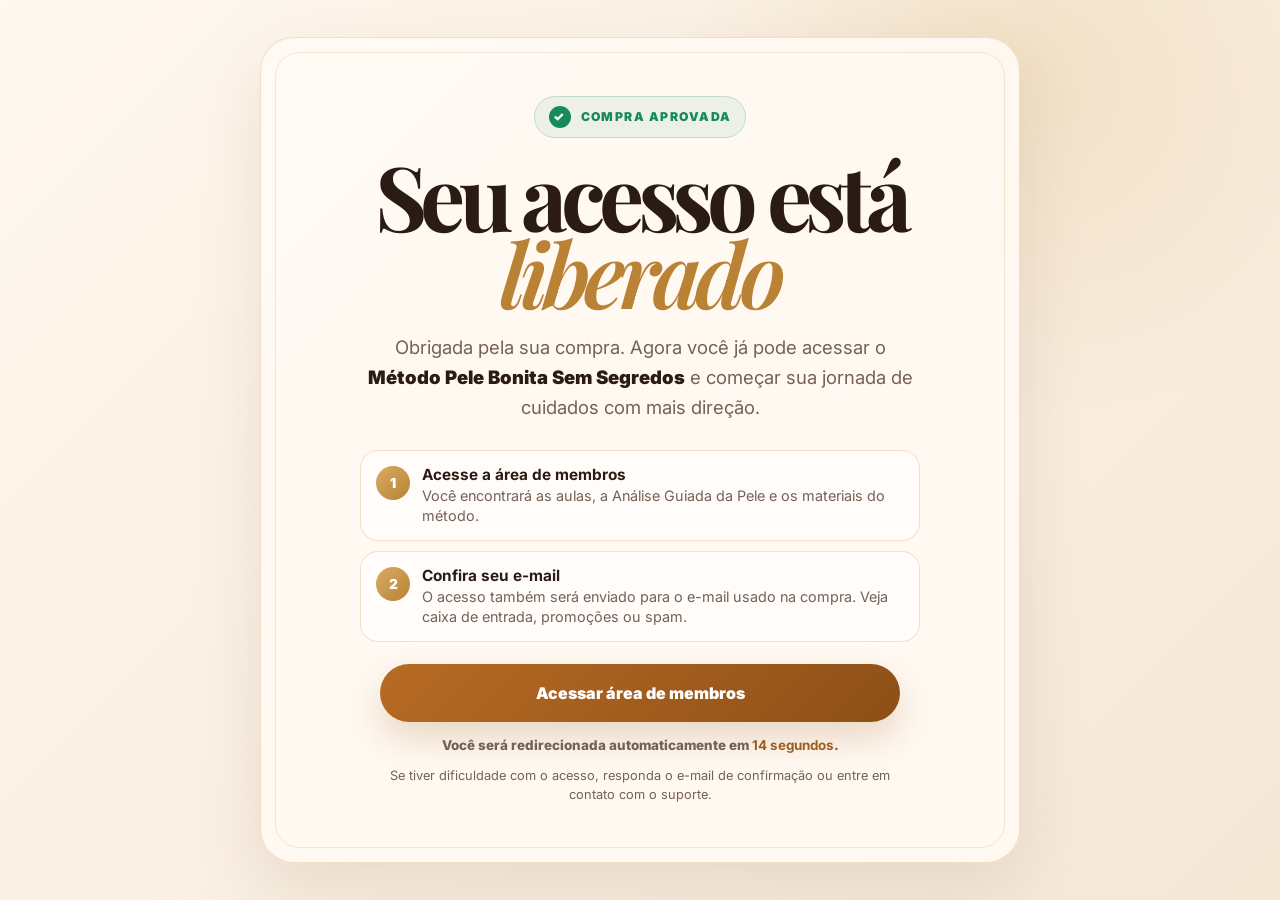
<file: obrigado/index.html>
<!doctype html>
<html lang="pt-BR">
<head>
  <meta charset="utf-8" />
  <meta name="viewport" content="width=device-width,initial-scale=1" />
  <title>Compra aprovada | Método Pele Bonita Sem Segredos</title>
  <meta name="description" content="Sua compra foi aprovada. Acesse a área de membros do Método Pele Bonita Sem Segredos." />
  <meta name="robots" content="noindex,nofollow" />

  <link rel="preconnect" href="https://fonts.googleapis.com">
  <link rel="preconnect" href="https://fonts.gstatic.com" crossorigin>
  <link href="https://fonts.googleapis.com/css2?family=Inter:wght@400;500;600;700;800;900&family=Playfair+Display:wght@600;700;800&display=swap" rel="stylesheet">

  <style>
    :root {
      --dark: #2a1b14;
      --muted: #756157;
      --gold: #b98234;
      --gold2: #d7ad62;
      --brown: #9f5e21;
      --line: rgba(185,130,52,.22);
      --success: #168a5b;
      --shadow: 0 24px 70px rgba(67,37,19,.10);
    }

    * { box-sizing: border-box; }

    body {
      margin: 0;
      min-height: 100vh;
      font-family: Inter, system-ui, -apple-system, BlinkMacSystemFont, "Segoe UI", sans-serif;
      color: var(--dark);
      background:
        radial-gradient(circle at 80% 8%, rgba(215,173,98,.22), transparent 27%),
        linear-gradient(135deg, #fff8ef 0%, #f5e7d6 100%);
    }

    .page {
      min-height: 100vh;
      display: grid;
      place-items: center;
      padding: 18px;
    }

    .card {
      width: min(760px, 100%);
      padding: clamp(30px, 5vw, 58px);
      border-radius: 34px;
      background: rgba(255,250,243,.92);
      border: 1px solid var(--line);
      box-shadow: var(--shadow);
      text-align: center;
      position: relative;
      overflow: hidden;
    }

    .card::before {
      content: "";
      position: absolute;
      inset: 14px;
      border: 1px solid rgba(185,130,52,.16);
      border-radius: 24px;
      pointer-events: none;
    }

    .content { position: relative; z-index: 1; }

    .badge {
      width: fit-content;
      margin: 0 auto 18px;
      display: inline-flex;
      align-items: center;
      gap: 10px;
      padding: 9px 14px;
      border-radius: 999px;
      border: 1px solid rgba(22,138,91,.20);
      background: rgba(22,138,91,.08);
      color: var(--success);
      font-size: .76rem;
      font-weight: 950;
      letter-spacing: .12em;
      text-transform: uppercase;
    }

    .badge::before {
      content: "✓";
      width: 22px;
      height: 22px;
      border-radius: 50%;
      display: grid;
      place-items: center;
      background: var(--success);
      color: #fff;
      font-size: .78rem;
      font-weight: 900;
    }

    h1 {
      margin: 0;
      font-family: "Playfair Display", Georgia, serif;
      font-size: clamp(3rem, 8vw, 5.6rem);
      line-height: .86;
      letter-spacing: -.07em;
      color: var(--dark);
    }

    h1 span {
      color: var(--gold);
      font-style: italic;
      font-weight: 600;
    }

    .lead {
      margin: 22px auto 0;
      max-width: 560px;
      color: var(--muted);
      font-size: clamp(1rem, 2.1vw, 1.16rem);
      line-height: 1.62;
    }

    .lead strong { color: var(--dark); font-weight: 900; }

    .info {
      margin: 28px auto 22px;
      max-width: 560px;
      display: grid;
      gap: 10px;
      text-align: left;
    }

    .item {
      display: grid;
      grid-template-columns: 34px 1fr;
      gap: 12px;
      align-items: start;
      padding: 14px 15px;
      border-radius: 18px;
      border: 1px solid var(--line);
      background: rgba(255,255,255,.52);
    }

    .icon {
      width: 34px;
      height: 34px;
      border-radius: 50%;
      display: grid;
      place-items: center;
      background: linear-gradient(135deg, var(--gold2), var(--gold));
      color: #fff;
      font-weight: 950;
      font-size: .86rem;
      margin-top: 1px;
    }

    .item strong {
      display: block;
      color: var(--dark);
      font-size: .96rem;
      margin-bottom: 2px;
    }

    .item span {
      display: block;
      color: var(--muted);
      line-height: 1.38;
      font-size: .9rem;
    }

    .btn {
      width: min(520px, 100%);
      min-height: 58px;
      margin: 0 auto;
      border-radius: 999px;
      border: none;
      display: inline-flex;
      align-items: center;
      justify-content: center;
      text-align: center;
      text-decoration: none;
      font-weight: 950;
      font-size: 1rem;
      cursor: pointer;
      color: #fff;
      background: linear-gradient(135deg, #b76b24, #8d4f17);
      box-shadow: 0 16px 34px rgba(159,94,33,.22);
      transition: transform .18s ease;
    }

    .btn:hover { transform: translateY(-1px); }

    .timer {
      margin: 14px auto 0;
      color: var(--muted);
      font-size: .84rem;
      line-height: 1.45;
      font-weight: 800;
      max-width: 520px;
    }

    .timer strong { color: var(--brown); }

    .support {
      margin: 12px auto 0;
      max-width: 520px;
      color: var(--muted);
      font-size: .8rem;
      line-height: 1.45;
    }

    @media (max-width: 520px) {
      .page { padding: 10px; align-items: start; }
      .card { border-radius: 26px; padding: 28px 18px; }
      .card::before { inset: 9px; border-radius: 20px; }
      h1 { font-size: clamp(2.75rem, 15vw, 4rem); }
      .lead { margin-top: 18px; font-size: .98rem; }
      .info { margin: 22px auto 18px; }
      .item { padding: 12px; grid-template-columns: 32px 1fr; }
      .icon { width: 32px; height: 32px; }
      .btn { min-height: 56px; font-size: .95rem; }
    }
  </style>
</head>

<body>
  <!--
    TROQUE O # ABAIXO PELA URL REAL DA ÁREA DE MEMBROS DA CAKTO.
    Exemplo:
    const MEMBERS_AREA_URL = "https://app.cakto.com.br/members/...";
  -->
  <script>
    const MEMBERS_AREA_URL = "https://aluno.cakto.com.br/auth/login";
    const AUTO_REDIRECT_SECONDS = 15;
  </script>

  <main class="page">
    <section class="card" aria-label="Compra aprovada">
      <div class="content">
        <div class="badge">Compra aprovada</div>

        <h1>Seu acesso está <span>liberado</span></h1>

        <p class="lead">
          Obrigada pela sua compra. Agora você já pode acessar o
          <strong>Método Pele Bonita Sem Segredos</strong> e começar sua jornada de cuidados com mais direção.
        </p>

        <div class="info">
          <div class="item">
            <div class="icon">1</div>
            <div>
              <strong>Acesse a área de membros</strong>
              <span>Você encontrará as aulas, a Análise Guiada da Pele e os materiais do método.</span>
            </div>
          </div>

          <div class="item">
            <div class="icon">2</div>
            <div>
              <strong>Confira seu e-mail</strong>
              <span>O acesso também será enviado para o e-mail usado na compra. Veja caixa de entrada, promoções ou spam.</span>
            </div>
          </div>
        </div>

        <a class="btn" id="accessBtn" href="#" rel="nofollow">Acessar área de membros</a>

        <p class="timer" id="timerText">
          Você será redirecionada automaticamente em <strong>15 segundos</strong>.
        </p>

        <p class="support">
          Se tiver dificuldade com o acesso, responda o e-mail de confirmação ou entre em contato com o suporte.
        </p>
      </div>
    </section>
  </main>

  <script>
    const accessBtn = document.getElementById("accessBtn");
    const timerText = document.getElementById("timerText");

    if (MEMBERS_AREA_URL && MEMBERS_AREA_URL !== "#") {
      accessBtn.href = MEMBERS_AREA_URL;

      let remaining = AUTO_REDIRECT_SECONDS;
      timerText.innerHTML = `Você será redirecionada automaticamente em <strong>${remaining} segundos</strong>.`;

      const interval = setInterval(() => {
        remaining -= 1;
        timerText.innerHTML = `Você será redirecionada automaticamente em <strong>${remaining} segundos</strong>.`;

        if (remaining <= 0) {
          clearInterval(interval);
          window.location.href = MEMBERS_AREA_URL;
        }
      }, 1000);
    } else {
      accessBtn.addEventListener("click", function(event) {
        event.preventDefault();
        alert("Configure a URL real da área de membros no campo MEMBERS_AREA_URL dentro do arquivo obrigado/index.html.");
      });

      timerText.innerHTML = "Configure a URL da área de membros para ativar o redirecionamento automático.";
    }
  </script>
</body>
</html>
</file>
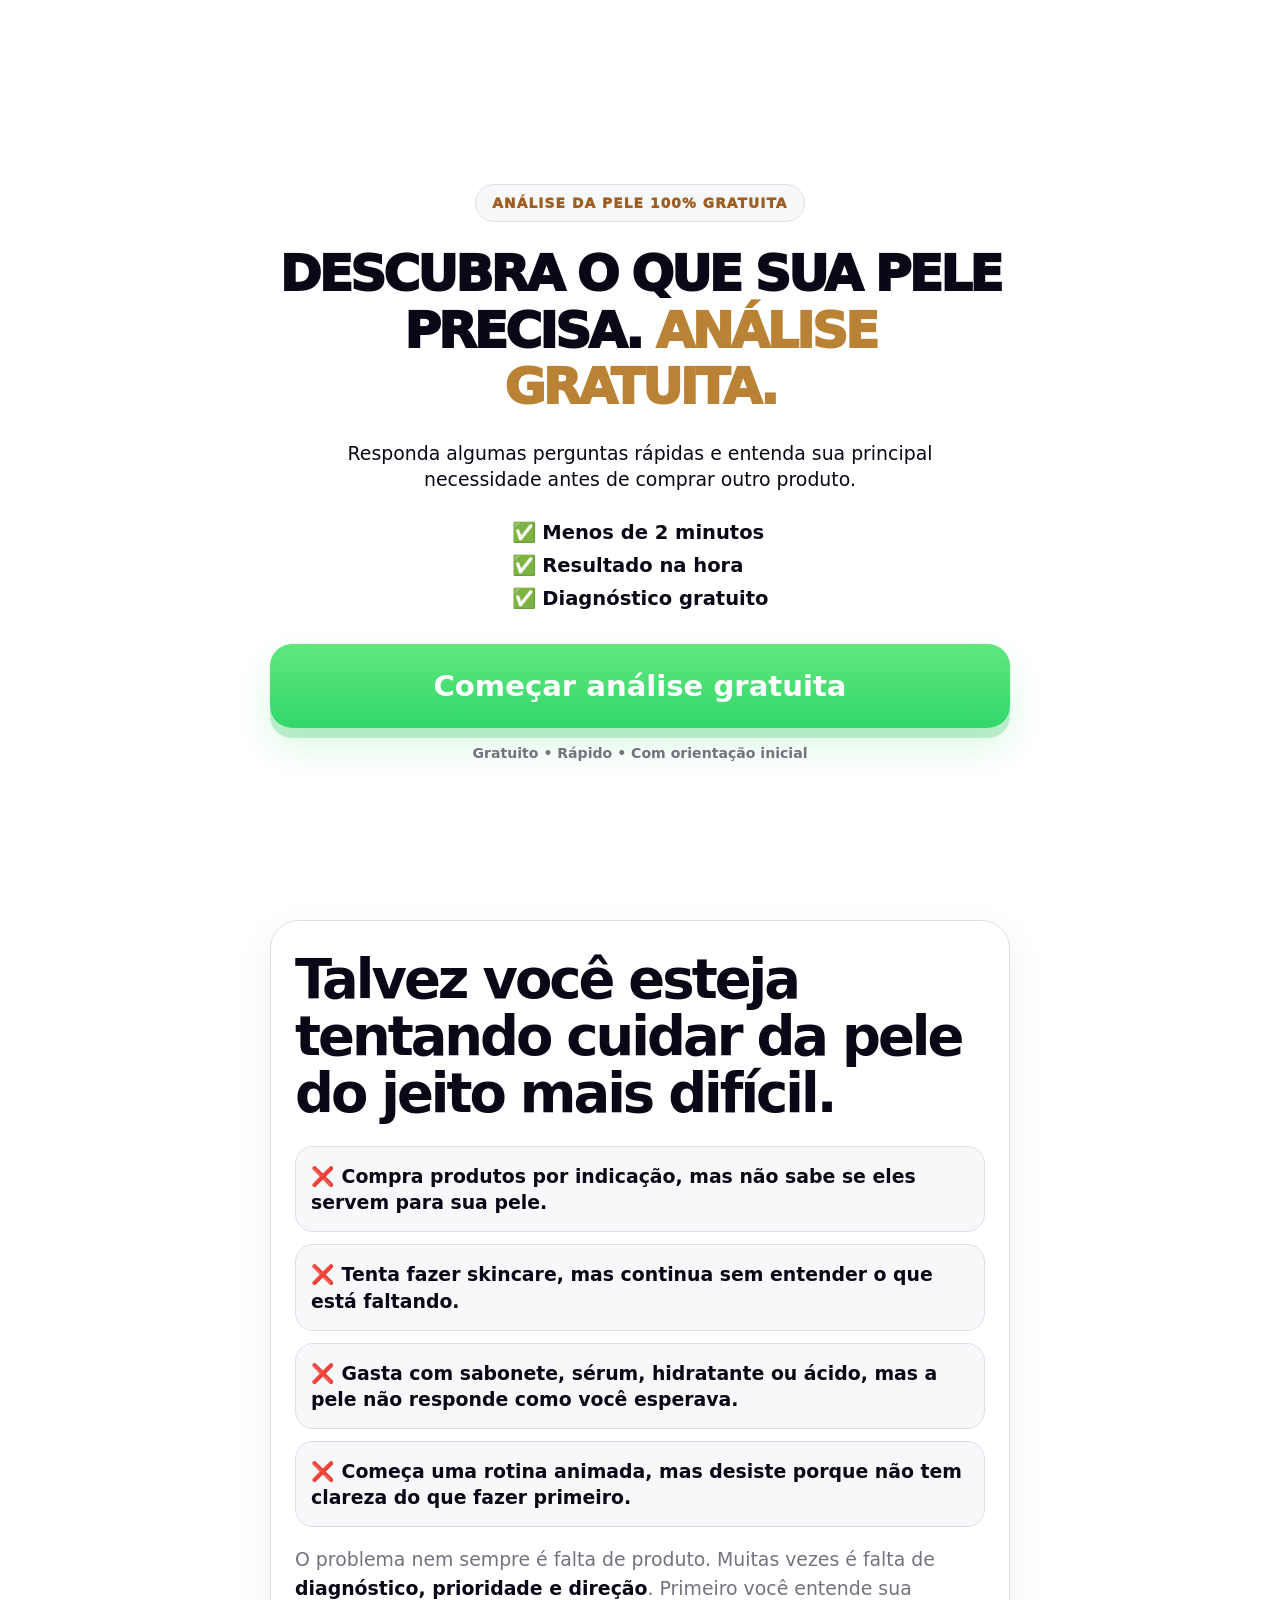
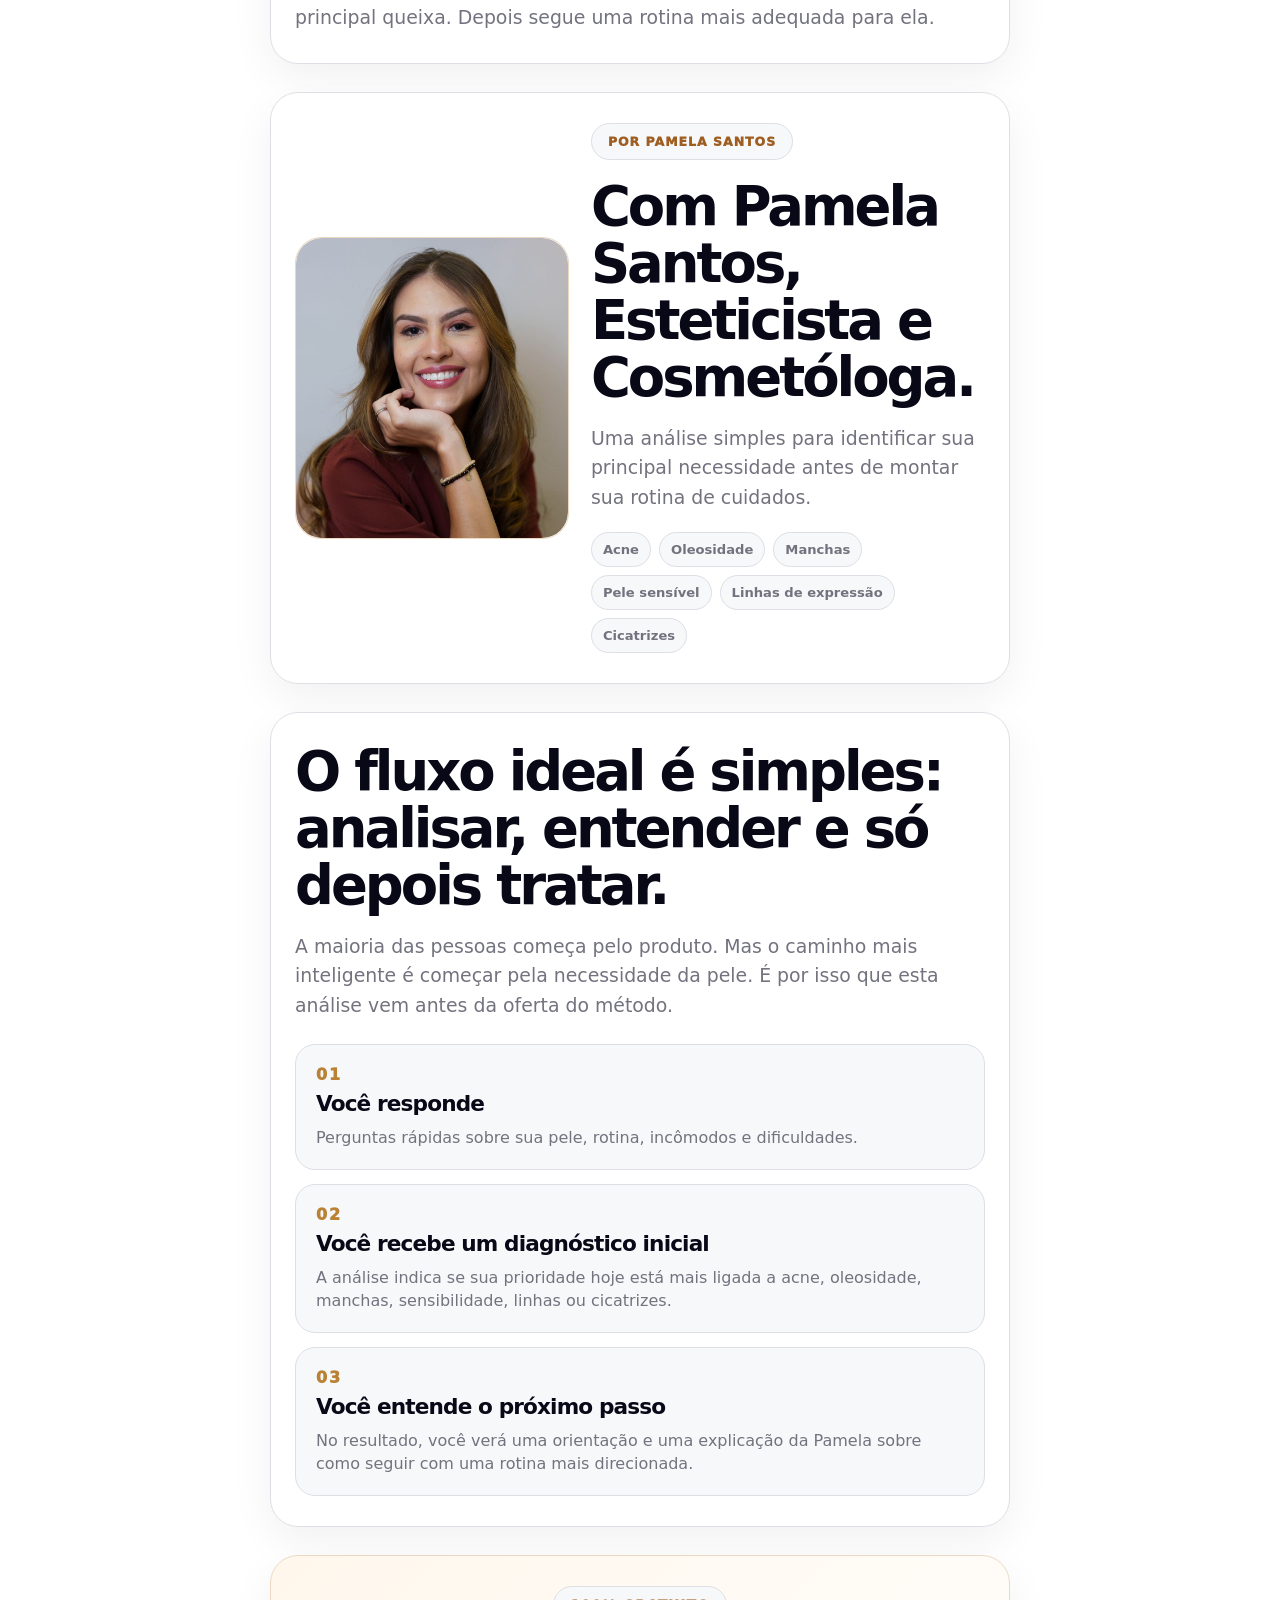
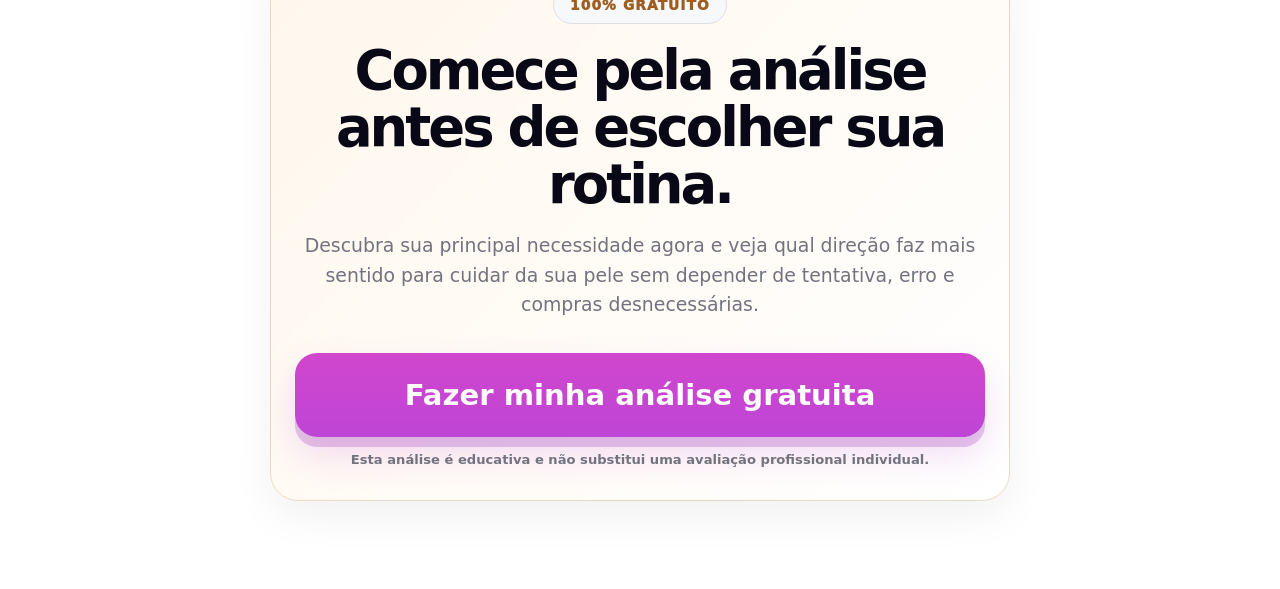
<file: quiz/index.html>
<!doctype html>
<html lang="pt-BR">
<head>
  <meta charset="utf-8">
  <meta name="viewport" content="width=device-width,initial-scale=1,viewport-fit=cover">
  <title>Análise da Pele | Pamela Santos</title>
  <meta name="robots" content="noindex,nofollow">
  <meta name="description" content="Responda ao quiz e descubra o que sua pele realmente precisa.">

  <style>
    :root{
      --text:#080817;
      --muted:#73737f;
      --soft:#f7f8fa;
      --line:#dedfe5;
      --green:#36d973;
      --green2:#20c95d;
      --gold:#b98234;
      --cream:#fff7ec;
      --brown:#9f5e21;
      --purple:#be45d6;
      --pink:#d146cd;
      --shadow:0 11px 0 rgba(0,0,0,.07),0 22px 42px rgba(8,8,23,.07);
    }

    *{
      box-sizing:border-box;
      -webkit-tap-highlight-color:transparent;
    }

    html,body{
      margin:0;
      min-height:100%;
      font-family:Inter,ui-sans-serif,system-ui,-apple-system,BlinkMacSystemFont,"Segoe UI",Arial,sans-serif;
      background:#fff;
      color:var(--text);
    }

    body{
      overflow-x:hidden;
    }

    .app{
      width:min(100%,820px);
      min-height:100vh;
      margin:0 auto;
      padding:72px 40px 44px;
      position:relative;
      background:#fff;
    }

    .progress-wrap{
      opacity:0;
      pointer-events:none;
      transition:opacity .2s ease;
      position:fixed;
      z-index:50;
      top:48px;
      left:50%;
      transform:translateX(-50%);
      width:min(748px,calc(100% - 80px));
      height:28px;
      border-radius:999px;
      background:#f4f5f8;
      overflow:hidden;
    }

    body.show-progress .progress-wrap{
      opacity:1;
      pointer-events:auto;
    }

    .progress-fill{
      width:0;
      height:100%;
      border-radius:999px;
      background:linear-gradient(90deg,var(--green),var(--green2));
      transition:width .28s ease;
    }

    .screen{
      min-height:calc(100vh - 116px);
      display:none!important;
      animation:show .22s ease both;
    }

    .screen.active{
      display:flex!important;
    }

    @keyframes show{
      from{opacity:0;transform:translateY(8px)}
      to{opacity:1;transform:translateY(0)}
    }

    .intro-screen,.analysis-screen,.question-screen{
      flex-direction:column;
      justify-content:center;
    }

    .intro-screen{
      text-align:center;
    }

    .label{
      display:block;
      font-size:1.15rem;
      font-weight:900;
      margin:0 0 28px;
      letter-spacing:-.02em;
    }

    .intro h1{
      margin:0 auto;
      max-width:780px;
      font-size:clamp(2.25rem,8vw,4.3rem);
      line-height:1.16;
      letter-spacing:-.06em;
      text-transform:uppercase;
      font-weight:950;
    }

    .intro h1 span{
      color:var(--gold);
    }

    .intro p{
      margin:24px auto 0;
      max-width:680px;
      font-size:clamp(1.08rem,3.6vw,1.45rem);
      line-height:1.38;
    }

    .brand-card{
      margin:32px auto 24px;
      max-width:610px;
      padding:28px 24px;
      border-radius:28px;
      background:linear-gradient(135deg,#fff9ef,#fff);
      border:1px solid #ead8c2;
      box-shadow:0 18px 52px rgba(159,94,33,.1);
    }

    .brand-mark{
      width:72px;
      height:72px;
      display:grid;
      place-items:center;
      margin:0 auto 14px;
      border-radius:24px;
      border:1px solid #ead8c2;
      color:var(--gold);
      background:#fff;
      font-family:Georgia,serif;
      font-size:2.15rem;
      font-weight:800;
      letter-spacing:-.08em;
    }

    .brand-card h2{
      margin:0;
      font-size:clamp(1.7rem,5vw,2.55rem);
      line-height:1.05;
      letter-spacing:-.05em;
    }

    .brand-card p{
      margin:14px auto 0;
      max-width:470px;
      color:#5f4e44;
      font-size:1.02rem;
      line-height:1.5;
    }

    .checks{
      display:grid;
      gap:8px;
      margin:26px 0 0;
      font-size:clamp(1rem,3.4vw,1.22rem);
      font-weight:900;
      line-height:1.45;
    }

    .question-head{
      text-align:center;
      margin:0 0 34px;
    }

    .question-head h2{
      margin:0 auto;
      max-width:760px;
      font-size:clamp(1.9rem,7.6vw,3.15rem);
      line-height:1.18;
      letter-spacing:-.05em;
      font-weight:700;
    }

    .question-head p{
      margin:14px auto 0;
      max-width:620px;
      color:var(--muted);
      font-size:clamp(1rem,3.2vw,1.22rem);
      line-height:1.4;
    }

    .grid-options{
      display:grid;
      grid-template-columns:repeat(2,1fr);
      gap:18px;
    }

    .list-options{
      display:grid;
      gap:16px;
    }

    .option-card,.list-card{
      font-family:inherit;
      border:1px solid var(--line);
      background:var(--soft);
      color:var(--text);
      cursor:pointer;
      box-shadow:var(--shadow);
      transition:transform .15s ease,border-color .15s ease,background .15s ease,box-shadow .15s ease;
    }

    .option-card{
      min-height:154px;
      border-radius:22px;
      padding:22px 14px;
      display:flex;
      flex-direction:column;
      align-items:center;
      justify-content:center;
      gap:14px;
      text-align:center;
    }

    .emoji{
      display:block;
      font-size:3rem;
      line-height:1;
    }

    .option-card strong{
      font-size:clamp(1rem,3.5vw,1.42rem);
      line-height:1.2;
      font-weight:500;
    }

    .list-card{
      min-height:82px;
      padding:18px 20px;
      border-radius:22px;
      text-align:center;
      font-size:clamp(1.05rem,3.7vw,1.38rem);
      line-height:1.28;
      font-weight:600;
    }

    .option-card.selected,.list-card.selected{
      background:#ecfff4;
      border-color:var(--green);
      box-shadow:0 11px 0 rgba(32,201,93,.16),0 20px 44px rgba(32,201,93,.12);
      transform:translateY(-2px);
    }

    .main-btn{
      margin-top:34px;
      width:100%;
      min-height:84px;
      border:0;
      border-radius:22px;
      font-family:inherit;
      font-size:clamp(1.24rem,4.1vw,1.82rem);
      font-weight:900;
      color:#fff;
      cursor:pointer;
      background:linear-gradient(180deg,#61e77f,#31d869);
      box-shadow:0 10px 0 rgba(28,188,82,.24),0 18px 36px rgba(49,216,105,.18);
    }

    .main-btn.purple{
      background:linear-gradient(180deg,var(--pink),var(--purple));
      box-shadow:0 10px 0 rgba(147,51,177,.25),0 18px 36px rgba(190,69,214,.18);
    }

    .main-btn.disabled,.main-btn:disabled{
      opacity:.42;
      cursor:not-allowed;
      box-shadow:none;
    }

    .ghost-btn{
      width:100%;
      min-height:54px;
      margin-top:14px;
      border:0;
      background:transparent;
      color:var(--muted);
      font-family:inherit;
      font-size:1rem;
      font-weight:800;
      cursor:pointer;
    }

    .analysis-screen{
      text-align:center;
    }

    .analysis-content h2{
      margin:0;
      font-size:clamp(1.7rem,6vw,2.45rem);
      letter-spacing:-.04em;
    }

    .analysis-content>p{
      margin:28px 0 0;
      font-size:clamp(1.1rem,4vw,1.55rem);
    }

    .meter-card{
      margin:52px 0 34px;
      padding:42px 20px;
      border:1px solid var(--line);
      border-radius:24px;
      background:#f8f9fb;
      box-shadow:0 14px 44px rgba(8,8,23,.08);
      display:grid;
      grid-template-columns:repeat(3,1fr);
    }

    .meter-col{
      min-height:250px;
      display:flex;
      flex-direction:column;
      align-items:center;
      justify-content:center;
    }

    .meter-col+.meter-col{
      border-left:1px solid var(--line);
    }

    .meter{
      width:62px;
      height:152px;
      border-radius:16px;
      overflow:hidden;
      background:#dfe1e6;
      display:flex;
      align-items:end;
    }

    .meter span{
      width:100%;
      min-height:34px;
      display:flex;
      align-items:flex-start;
      justify-content:center;
      padding-top:15px;
      border-radius:12px 12px 0 0;
      color:#fff;
      font-weight:900;
    }

    .yellow{background:#f7c319;}
    .green{background:#18dc22;}
    .red{background:#b0181d;}

    .meter-col strong{
      margin-top:23px;
      font-size:clamp(1rem,3.5vw,1.38rem);
      letter-spacing:-.035em;
    }

    .meter-col small{
      margin-top:12px;
      max-width:142px;
      line-height:1.35;
      font-size:.95rem;
    }

    .warning-box{
      max-width:660px;
      margin:0 auto 32px;
      padding:22px;
      border-radius:18px;
      background:#fff7b8;
      border:1px solid #eedb75;
      color:#7a5614;
      text-align:left;
    }

    .warning-box strong{
      display:block;
      margin-bottom:8px;
    }

    .warning-box p{
      margin:0;
      line-height:1.45;
    }



    .lp-screen{
      display:none!important;
      min-height:auto;
    }

    .lp-screen.active{
      display:block!important;
    }

    .lp-page{
      padding-bottom:44px;
    }

    .lp-hero{
      min-height:calc(100vh - 80px);
      display:flex;
      flex-direction:column;
      justify-content:center;
      text-align:center;
      padding:12px 0 28px;
    }

    .lp-pill{
      width:fit-content;
      margin:0 auto 24px;
      display:inline-flex;
      align-items:center;
      justify-content:center;
      padding:10px 16px;
      border-radius:999px;
      background:#f7f8fa;
      border:1px solid #dedfe5;
      color:var(--brown);
      font-size:.86rem;
      font-weight:950;
      letter-spacing:.08em;
      text-transform:uppercase;
    }

    .lp-pill.small{
      margin:0 0 18px;
      font-size:.78rem;
    }

    .lp-hero h1{
      margin:0 auto;
      max-width:780px;
      font-size:clamp(1.85rem,6.2vw,3.15rem);
      line-height:1.12;
      letter-spacing:-.06em;
      text-transform:uppercase;
      font-weight:950;
    }

    .lp-hero h1 span{
      color:var(--gold);
    }

    .lp-subtitle{
      margin:24px auto 0;
      max-width:680px;
      color:var(--text);
      font-size:clamp(.98rem,3.15vw,1.18rem);
      line-height:1.42;
    }

    .hero-trust{
      margin:28px auto 0;
      display:grid;
      gap:10px;
      width:fit-content;
      text-align:left;
      font-weight:900;
      font-size:clamp(1rem,3.5vw,1.22rem);
    }

    .hero-btn{
      margin-top:34px;
    }

    .lp-micro{
      margin:16px auto 0;
      color:var(--muted);
      font-size:.88rem;
      font-weight:800;
      line-height:1.4;
    }

    .pain-section,
    .authority-section,
    .method-section,
    .free-cta-section{
      margin-top:28px;
      padding:30px 24px;
      border-radius:28px;
      border:1px solid var(--line);
      background:#fff;
      box-shadow:0 14px 44px rgba(8,8,23,.06);
    }

    .pain-section h2,
    .authority-copy h2,
    .method-section h2,
    .free-cta-section h2{
      margin:0;
      font-size:clamp(2rem,7vw,3.4rem);
      line-height:1.05;
      letter-spacing:-.055em;
    }

    .pain-section > p,
    .authority-copy p,
    .method-section > p,
    .free-cta-section p{
      margin:18px 0 0;
      color:var(--muted);
      font-size:clamp(1rem,3.4vw,1.18rem);
      line-height:1.55;
    }

    .pain-section strong{
      color:var(--text);
    }

    .pain-list{
      margin:24px 0 0;
      display:grid;
      gap:12px;
    }

    .pain-item{
      padding:16px 15px;
      border-radius:18px;
      background:#f7f8fa;
      border:1px solid var(--line);
      font-size:clamp(1rem,3.4vw,1.18rem);
      line-height:1.38;
      font-weight:750;
    }

    .authority-section{
      display:grid;
      grid-template-columns:.82fr 1.18fr;
      gap:22px;
      align-items:center;
    }

    .pamela-photo{
      min-height:300px;
      border-radius:26px;
      background:linear-gradient(135deg,#fff7ec,#fff);
      border:1px solid #ead8c2;
      display:grid;
      place-items:center;
      overflow:hidden;
    }


    .pamela-photo img{
      width:100%;
      height:100%;
      min-height:300px;
      object-fit:cover;
      object-position:center top;
      display:block;
      border-radius:26px;
    }

    .photo-placeholder{
      width:180px;
      height:180px;
      border-radius:50px;
      display:grid;
      place-items:center;
      background:#fff;
      border:1px solid #ead8c2;
      color:var(--gold);
      font-family:Georgia,serif;
      font-size:4rem;
      font-weight:800;
      letter-spacing:-.08em;
      box-shadow:0 18px 50px rgba(159,94,33,.10);
    }

    .authority-tags{
      margin-top:20px;
      display:flex;
      flex-wrap:wrap;
      gap:8px;
    }

    .authority-tags span{
      padding:9px 11px;
      border-radius:999px;
      background:#f7f8fa;
      border:1px solid var(--line);
      color:var(--muted);
      font-size:.82rem;
      font-weight:850;
    }

    .steps-grid{
      margin-top:24px;
      display:grid;
      gap:14px;
    }

    .step-card{
      padding:20px;
      border-radius:20px;
      background:#f7f8fa;
      border:1px solid var(--line);
    }

    .step-card strong{
      display:block;
      color:var(--gold);
      font-weight:950;
      letter-spacing:.12em;
      margin-bottom:8px;
    }

    .step-card h3{
      margin:0;
      font-size:1.35rem;
      line-height:1.1;
      letter-spacing:-.04em;
    }

    .step-card p{
      margin:10px 0 0;
      color:var(--muted);
      line-height:1.45;
    }

    .free-cta-section{
      text-align:center;
      background:linear-gradient(135deg,#fff7ec,#fff);
      border-color:#ead8c2;
    }

    .free-cta-section .lp-pill{
      margin-bottom:18px;
    }

    .free-cta-section small{
      display:block;
      margin-top:14px;
      color:var(--muted);
      font-size:.82rem;
      line-height:1.4;
      font-weight:750;
    }

    @media(max-width:640px){
      .lp-screen.active{
        display:block!important;
      }

      .lp-page{
        padding-bottom:28px;
      }

      .lp-hero{
        min-height:auto;
        padding:16px 0 30px;
      }

      .lp-hero h1{
        font-size:clamp(1.75rem,8.3vw,2.55rem);
      }

      .pain-section,
      .authority-section,
      .method-section,
      .free-cta-section{
        padding:26px 18px;
        border-radius:24px;
      }

      .authority-section{
        grid-template-columns:1fr;
      }

      .pamela-photo{
        min-height:240px;
      }


      .pamela-photo img{
        min-height:260px;
        object-position:center top;
      }

      .photo-placeholder{
        width:145px;
        height:145px;
        border-radius:42px;
        font-size:3.3rem;
      }
    }

    .sending-screen{
      flex-direction:column;
      justify-content:center;
      text-align:center;
    }

    .sending-card{
      width:100%;
      max-width:680px;
      margin:0 auto;
      padding:38px 24px;
      border-radius:28px;
      background:#f8f9fb;
      border:1px solid var(--line);
      box-shadow:0 14px 44px rgba(8,8,23,.08);
    }

    .sending-icon{
      width:82px;
      height:82px;
      margin:0 auto 22px;
      border-radius:28px;
      display:grid;
      place-items:center;
      background:linear-gradient(135deg,#fff7ec,#ffffff);
      border:1px solid #ead8c2;
      font-size:2.2rem;
    }

    .sending-card h2{
      margin:0;
      font-size:clamp(1.85rem,6.6vw,3rem);
      line-height:1.08;
      letter-spacing:-.05em;
    }

    .sending-card p{
      margin:14px auto 0;
      max-width:520px;
      color:var(--muted);
      font-size:clamp(1rem,3.4vw,1.2rem);
      line-height:1.45;
    }

    .send-bar{
      margin:30px auto 0;
      width:100%;
      height:28px;
      border-radius:999px;
      background:#eef0f4;
      overflow:hidden;
    }

    .send-fill{
      width:0%;
      height:100%;
      border-radius:999px;
      background:linear-gradient(90deg,var(--green),var(--green2));
      transition:width .18s ease;
    }

    .send-percent{
      display:block;
      margin-top:14px;
      font-size:clamp(1.4rem,5vw,2rem);
      font-weight:950;
      color:var(--green2);
      letter-spacing:-.04em;
    }

    .send-steps{
      display:grid;
      gap:10px;
      margin:24px auto 0;
      max-width:520px;
      text-align:left;
    }

    .send-step{
      display:flex;
      gap:10px;
      align-items:center;
      color:var(--muted);
      font-weight:800;
      font-size:.98rem;
    }

    .send-step.active{
      color:var(--text);
    }

    .send-dot{
      width:22px;
      height:22px;
      border-radius:50%;
      display:grid;
      place-items:center;
      background:#e4e6eb;
      color:#fff;
      font-size:.78rem;
      font-weight:900;
      flex:0 0 auto;
    }

    .send-step.active .send-dot{
      background:var(--green2);
    }

    @media(max-width:640px){
      .app{padding:76px 40px 40px;}
      .progress-wrap{top:58px;width:calc(100% - 80px);}
      .screen{min-height:calc(100vh - 116px);}
      .grid-options{gap:16px;}
      .option-card{min-height:146px;padding:18px 12px;}
      .option-card .emoji{font-size:2.85rem;}
      .list-card{min-height:78px;}
      .meter-card{padding:36px 12px;}
      .meter{width:54px;height:140px;}
      .meter-col{min-height:238px;}
    }

    @media(max-width:390px){
      .app{padding-left:28px;padding-right:28px;}
      .progress-wrap{width:calc(100% - 56px);}
      .main-btn{min-height:76px;}
      .option-card strong{font-size:1rem;}
    }
  </style>
</head>

<body>
  <main class="app">
    <div class="progress-wrap" aria-hidden="true">
      <div class="progress-fill" id="progressFill"></div>
    </div>

    
    <section class="screen active lp-screen" id="lpStart">
      <div class="lp-page">
        <section class="lp-hero">
          <span class="lp-pill">Análise da pele 100% gratuita</span>

          <h1>
            Descubra o que sua pele precisa.
            <span>Análise gratuita.</span>
          </h1>

          <p class="lp-subtitle">
            Responda algumas perguntas rápidas e entenda sua principal necessidade antes de comprar outro produto.
          </p>

          <div class="hero-trust">
            <span>✅ Menos de 2 minutos</span>
            <span>✅ Resultado na hora</span>
            <span>✅ Diagnóstico gratuito</span>
          </div>

          <button class="main-btn hero-btn" type="button" data-next>Começar análise gratuita</button>

          <p class="lp-micro">
            Gratuito • Rápido • Com orientação inicial
          </p>
        </section>

        <section class="pain-section">
          <h2>Talvez você esteja tentando cuidar da pele do jeito mais difícil.</h2>

          <div class="pain-list">
            <div class="pain-item">❌ Compra produtos por indicação, mas não sabe se eles servem para sua pele.</div>
            <div class="pain-item">❌ Tenta fazer skincare, mas continua sem entender o que está faltando.</div>
            <div class="pain-item">❌ Gasta com sabonete, sérum, hidratante ou ácido, mas a pele não responde como você esperava.</div>
            <div class="pain-item">❌ Começa uma rotina animada, mas desiste porque não tem clareza do que fazer primeiro.</div>
          </div>

          <p>
            O problema nem sempre é falta de produto. Muitas vezes é falta de <strong>diagnóstico, prioridade e direção</strong>.
            Primeiro você entende sua principal queixa. Depois segue uma rotina mais adequada para ela.
          </p>
        </section>

        <section class="authority-section">
          <div class="pamela-photo">
            <img src="/assets/img/pamela.jpg" alt="Pamela Santos, Esteticista e Cosmetóloga">
          </div>

          <div class="authority-copy">
            <span class="lp-pill small">Por Pamela Santos</span>
            <h2>Com Pamela Santos, Esteticista e Cosmetóloga.</h2>
            <p>
              Uma análise simples para identificar sua principal necessidade antes de montar sua rotina de cuidados.
            </p>

            <div class="authority-tags">
              <span>Acne</span>
              <span>Oleosidade</span>
              <span>Manchas</span>
              <span>Pele sensível</span>
              <span>Linhas de expressão</span>
              <span>Cicatrizes</span>
            </div>
          </div>
        </section>

        <section class="method-section">
          <h2>O fluxo ideal é simples: analisar, entender e só depois tratar.</h2>
          <p>
            A maioria das pessoas começa pelo produto. Mas o caminho mais inteligente é começar pela necessidade da pele.
            É por isso que esta análise vem antes da oferta do método.
          </p>

          <div class="steps-grid">
            <div class="step-card">
              <strong>01</strong>
              <h3>Você responde</h3>
              <p>Perguntas rápidas sobre sua pele, rotina, incômodos e dificuldades.</p>
            </div>

            <div class="step-card">
              <strong>02</strong>
              <h3>Você recebe um diagnóstico inicial</h3>
              <p>A análise indica se sua prioridade hoje está mais ligada a acne, oleosidade, manchas, sensibilidade, linhas ou cicatrizes.</p>
            </div>

            <div class="step-card">
              <strong>03</strong>
              <h3>Você entende o próximo passo</h3>
              <p>No resultado, você verá uma orientação e uma explicação da Pamela sobre como seguir com uma rotina mais direcionada.</p>
            </div>
          </div>
        </section>

        <section class="free-cta-section">
          <span class="lp-pill">100% gratuito</span>
          <h2>Comece pela análise antes de escolher sua rotina.</h2>
          <p>
            Descubra sua principal necessidade agora e veja qual direção faz mais sentido para cuidar da sua pele
            sem depender de tentativa, erro e compras desnecessárias.
          </p>

          <button class="main-btn purple" type="button" data-next>Fazer minha análise gratuita</button>

          <small>
            Esta análise é educativa e não substitui uma avaliação profissional individual.
          </small>
        </section>
      </div>
    </section>
<section class="screen question-screen">
      <div class="question-head">
        <span class="label">Meu perfil</span>
        <h2>Qual é a sua idade?</h2>
        <p>Isso ajuda a ajustar melhor sua orientação inicial.</p>
      </div>

      <div class="grid-options">
        <button class="option-card" type="button" data-value="18-29"><span class="emoji">✨</span><strong>18 a 29 anos</strong></button>
        <button class="option-card" type="button" data-value="30-39"><span class="emoji">🌷</span><strong>30 a 39 anos</strong></button>
        <button class="option-card" type="button" data-value="40-49"><span class="emoji">🌿</span><strong>40 a 49 anos</strong></button>
        <button class="option-card" type="button" data-value="50+"><span class="emoji">💛</span><strong>Mais de 50 anos</strong></button>
      </div>

      <button class="main-btn disabled" type="button" data-next disabled>Continuar</button>
    </section>

    <section class="screen question-screen" data-score-question="q1">
      <div class="question-head">
        <span class="label">Minha pele</span>
        <h2>O que mais incomoda na sua pele hoje?</h2>
        <p>Essa resposta ajuda a guiar seu diagnóstico inicial.</p>
      </div>

      <div class="grid-options">
        <button class="option-card" type="button" data-value="acne"><span class="emoji">🔴</span><strong>Espinhas, cravos ou inflamações</strong></button>
        <button class="option-card" type="button" data-value="oleosidade"><span class="emoji">💧</span><strong>Pele muito oleosa ou brilho excessivo</strong></button>
        <button class="option-card" type="button" data-value="manchas"><span class="emoji">☀️</span><strong>Manchas, melasma ou tom irregular</strong></button>
        <button class="option-card" type="button" data-value="sensibilidade"><span class="emoji">🌸</span><strong>Ardência, vermelhidão ou irritação</strong></button>
        <button class="option-card" type="button" data-value="linhas"><span class="emoji">⏳</span><strong>Linhas finas ou sinais de idade</strong></button>
        <button class="option-card" type="button" data-value="cicatrizes"><span class="emoji">🧬</span><strong>Marcas, furinhos ou cicatrizes</strong></button>
      </div>

      <button class="main-btn disabled" type="button" data-next disabled>Continuar</button>
    </section>

    <section class="screen question-screen" data-score-question="q2">
      <div class="question-head">
        <span class="label">Minha pele</span>
        <h2>Como sua pele costuma se comportar ao longo do dia?</h2>
      </div>

      <div class="list-options">
        <button class="list-card" type="button" data-value="oleosidade">Brilhando muito, principalmente na testa, nariz e queixo</button>
        <button class="list-card" type="button" data-value="sensibilidade">Repuxando, ardendo ou ficando vermelha com facilidade</button>
        <button class="list-card" type="button" data-value="manchas">Com aparência irregular e manchas mais evidentes</button>
        <button class="list-card" type="button" data-value="linhas">Com textura cansada, linhas ou aspecto envelhecido</button>
        <button class="list-card" type="button" data-value="acne">Com cravos, espinhas ou pontos inflamados</button>
      </div>

      <button class="main-btn disabled" type="button" data-next disabled>Continuar</button>
    </section>

    <section class="screen question-screen" data-score-question="q3">
      <div class="question-head">
        <span class="label">Minha rotina</span>
        <h2>Quando você testa um produto novo, sua pele costuma:</h2>
      </div>

      <div class="list-options">
        <button class="list-card" type="button" data-value="sensibilidade">Irritar, arder ou ficar vermelha</button>
        <button class="list-card" type="button" data-value="acne">Dar espinhas ou piorar cravos</button>
        <button class="list-card" type="button" data-value="oleosidade">Ficar mais oleosa ou pesada</button>
        <button class="list-card" type="button" data-value="manchas">Não melhorar manchas mesmo usando com frequência</button>
        <button class="list-card" type="button" data-value="linhas">Não dar resultado em textura, viço e linhas</button>
      </div>

      <button class="main-btn disabled" type="button" data-next disabled>Continuar</button>
    </section>

    <section class="screen question-screen" data-score-question="q4">
      <div class="question-head">
        <span class="label">Minha realidade</span>
        <h2>Qual frase mais parece com você?</h2>
      </div>

      <div class="list-options">
        <button class="list-card" type="button" data-value="acne">“Já tentei secativos e sabonetes, mas a acne volta.”</button>
        <button class="list-card" type="button" data-value="oleosidade">“Minha pele fica oleosa mesmo lavando várias vezes.”</button>
        <button class="list-card" type="button" data-value="manchas">“Tenho manchas e não sei o que usar com segurança.”</button>
        <button class="list-card" type="button" data-value="sensibilidade">“Tenho medo de usar produto e minha pele reagir.”</button>
        <button class="list-card" type="button" data-value="linhas">“Quero prevenir ou melhorar sinais de idade.”</button>
        <button class="list-card" type="button" data-value="cicatrizes">“Quero melhorar marcas e textura da pele.”</button>
      </div>

      <button class="main-btn disabled" type="button" data-next disabled>Continuar</button>
    </section>

    <section class="screen question-screen">
      <div class="question-head">
        <span class="label">Meu objetivo</span>
        <h2>Qual seria o melhor resultado para você neste momento?</h2>
      </div>

      <div class="grid-options">
        <button class="option-card" type="button" data-value="clareza"><span class="emoji">🧭</span><strong>Saber por onde começar</strong></button>
        <button class="option-card" type="button" data-value="comprar"><span class="emoji">🛍️</span><strong>Comprar produtos com mais segurança</strong></button>
        <button class="option-card" type="button" data-value="rotina"><span class="emoji">📅</span><strong>Ter uma rotina simples para seguir</strong></button>
        <button class="option-card" type="button" data-value="resultado"><span class="emoji">🌟</span><strong>Melhorar a aparência da minha pele</strong></button>
      </div>

      <button class="main-btn disabled" type="button" data-next disabled>Continuar</button>
    </section>

    <section class="screen question-screen" data-multiple="true">
      <div class="question-head">
        <span class="label">Meu perfil</span>
        <h2>O que mais te atrapalha hoje?</h2>
        <p>Pode escolher mais de uma opção.</p>
      </div>

      <div class="grid-options">
        <button class="option-card" type="button" data-value="tempo"><span class="emoji">⏰</span><strong>Falta de tempo</strong></button>
        <button class="option-card" type="button" data-value="confusao"><span class="emoji">🤯</span><strong>Não sei o que usar</strong></button>
        <button class="option-card" type="button" data-value="dinheiro"><span class="emoji">💸</span><strong>Já gastei com produto errado</strong></button>
        <button class="option-card" type="button" data-value="sensivel"><span class="emoji">⚠️</span><strong>Tenho medo da pele reagir</strong></button>
        <button class="option-card" type="button" data-value="constancia"><span class="emoji">📌</span><strong>Não consigo manter rotina</strong></button>
        <button class="option-card" type="button" data-value="tudo"><span class="emoji">😅</span><strong>Um pouco de tudo</strong></button>
      </div>

      <button class="main-btn disabled" type="button" data-next disabled>Continuar</button>
    </section>

    <section class="screen analysis-screen">
      <div class="analysis-content">
        <h2>Análise inicial do seu perfil</h2>
        <p>Você está aqui</p>

        <div class="meter-card">
          <div class="meter-col">
            <div class="meter"><span class="yellow" style="height:45%">45%</span></div>
            <strong>Clareza</strong>
          </div>

          <div class="meter-col">
            <div class="meter"><span class="green" style="height:70%">70%</span></div>
            <strong>Vontade</strong>
          </div>

          <div class="meter-col">
            <div class="meter"><span class="red" style="height:30%">30%</span></div>
            <strong>Direção</strong>
            <small>É o que falta para você cuidar melhor da pele.</small>
          </div>
        </div>

        <div class="warning-box">
          <strong>⚠️ O que realmente vai resolver o problema?</strong>
          <p>Uma rotina prática, feita para atender sua necessidade e evitar escolhas erradas.</p>
        </div>

        <button class="main-btn purple" type="button" data-next>Continuar</button>
      </div>
    </section>

    <section class="screen question-screen">
      <div class="question-head">
        <span class="label">Último passo</span>
        <h2>Pronta para receber seu diagnóstico inicial gratuito?</h2>
        <p>Com base nas suas respostas, vamos mostrar sua principal necessidade e o próximo passo mais indicado.</p>
      </div>

      <button class="main-btn" type="button" id="submitQuiz">Enviar análise</button>
      <button class="ghost-btn" type="button" data-prev>Voltar</button>
    </section>

    <section class="screen sending-screen" id="sendingScreen">
      <div class="sending-card">
        <div class="sending-icon">🔎</div>
        <h2>Enviando suas respostas...</h2>
        <p>Estamos analisando suas respostas para identificar sua principal necessidade e preparar sua orientação inicial.</p>

        <div class="send-bar">
          <div class="send-fill" id="sendFill"></div>
        </div>

        <strong class="send-percent" id="sendPercent">0%</strong>

        <div class="send-steps">
          <div class="send-step active" id="sendStep1"><span class="send-dot">✓</span><span>Recebendo suas respostas</span></div>
          <div class="send-step" id="sendStep2"><span class="send-dot">✓</span><span>Identificando sua principal necessidade</span></div>
          <div class="send-step" id="sendStep3"><span class="send-dot">✓</span><span>Preparando sua orientação personalizada</span></div>
        </div>
      </div>
    </section>

  </main>

  <script>
    const RESULT_URL = "/resultado";
    const screens = [...document.querySelectorAll(".screen")];
    const progressFill = document.getElementById("progressFill");
    let current = 0;
    const answers = {};
    const multiAnswers = {};

    function updateProgress(){
      const total = screens.length - 1;
      const pct = current === 0 ? 0 : Math.max(0, Math.min(100, (current / total) * 100));
      progressFill.style.width = pct + "%";
      document.body.classList.toggle("show-progress", current > 0);
    }

    function showScreen(index){
      screens.forEach((screen, i) => screen.classList.toggle("active", i === index));
      current = index;
      updateProgress();
      window.scrollTo({ top: 0, behavior: "smooth" });
    }

    function enableNext(screen){
      const btn = screen.querySelector("[data-next]");
      if(btn){
        btn.disabled = false;
        btn.classList.remove("disabled");
      }
    }

    function disableNext(screen){
      const btn = screen.querySelector("[data-next]");
      if(btn){
        btn.disabled = true;
        btn.classList.add("disabled");
      }
    }

    function setSingleSelection(screen, button){
      screen.querySelectorAll(".option-card,.list-card").forEach(btn => btn.classList.remove("selected"));
      button.classList.add("selected");
      const questionName = screen.dataset.scoreQuestion || "screen_" + current;
      answers[questionName] = button.dataset.value;
      enableNext(screen);
    }

    function toggleMultiSelection(screen, button){
      button.classList.toggle("selected");
      const selected = [...screen.querySelectorAll(".selected")].map(btn => btn.dataset.value);
      multiAnswers["screen_" + current] = selected;
      selected.length ? enableNext(screen) : disableNext(screen);
    }

    function calculateResult(){
      const scores = { acne:0, oleosidade:0, manchas:0, sensibilidade:0, linhas:0, cicatrizes:0 };

      Object.entries(answers).forEach(([key, value]) => {
        if(Object.prototype.hasOwnProperty.call(scores, value)){
          scores[value] += 1;
        }

        if(key === "q1" && Object.prototype.hasOwnProperty.call(scores, value)){
          scores[value] += 1.5;
        }
      });

      return Object.entries(scores).sort((a,b) => b[1] - a[1])[0][0] || "oleosidade";
    }

    document.querySelectorAll(".option-card,.list-card").forEach(button => {
      button.addEventListener("click", () => {
        const screen = button.closest(".screen");
        if(screen.dataset.multiple === "true"){
          toggleMultiSelection(screen, button);
        }else{
          setSingleSelection(screen, button);
        }
      });
    });

    document.querySelectorAll("[data-next]").forEach(button => {
      button.addEventListener("click", () => {
        if(button.disabled) return;
        if(current < screens.length - 1) showScreen(current + 1);
      });
    });

    document.querySelectorAll("[data-prev]").forEach(button => {
      button.addEventListener("click", () => {
        if(current > 0) showScreen(current - 1);
      });
    });

    function startSendingAnimation(result){
      const sendFill = document.getElementById("sendFill");
      const sendPercent = document.getElementById("sendPercent");
      const step1 = document.getElementById("sendStep1");
      const step2 = document.getElementById("sendStep2");
      const step3 = document.getElementById("sendStep3");

      showScreen(screens.indexOf(document.getElementById("sendingScreen")));

      let progress = 0;
      const duration = 3800;
      const intervalTime = 80;
      const increment = 100 / (duration / intervalTime);

      const timer = setInterval(() => {
        progress = Math.min(100, progress + increment + Math.random() * 3);

        if(progress >= 35) step2.classList.add("active");
        if(progress >= 72) step3.classList.add("active");

        sendFill.style.width = Math.round(progress) + "%";
        sendPercent.textContent = Math.round(progress) + "%";

        if(progress >= 100){
          clearInterval(timer);
          sendFill.style.width = "100%";
          sendPercent.textContent = "100%";

          setTimeout(() => {
            window.location.href = RESULT_URL + "?tipo=" + encodeURIComponent(result);
          }, 450);
        }
      }, intervalTime);
    }

    document.getElementById("submitQuiz").addEventListener("click", () => {
      const result = calculateResult();
      localStorage.setItem("peleBonitaQuizResult", result);
      localStorage.setItem("peleBonitaQuizAnswers", JSON.stringify({ answers, multiAnswers }));
      startSendingAnimation(result);
    });

    showScreen(0);
  </script>
</body>
</html>
</file>
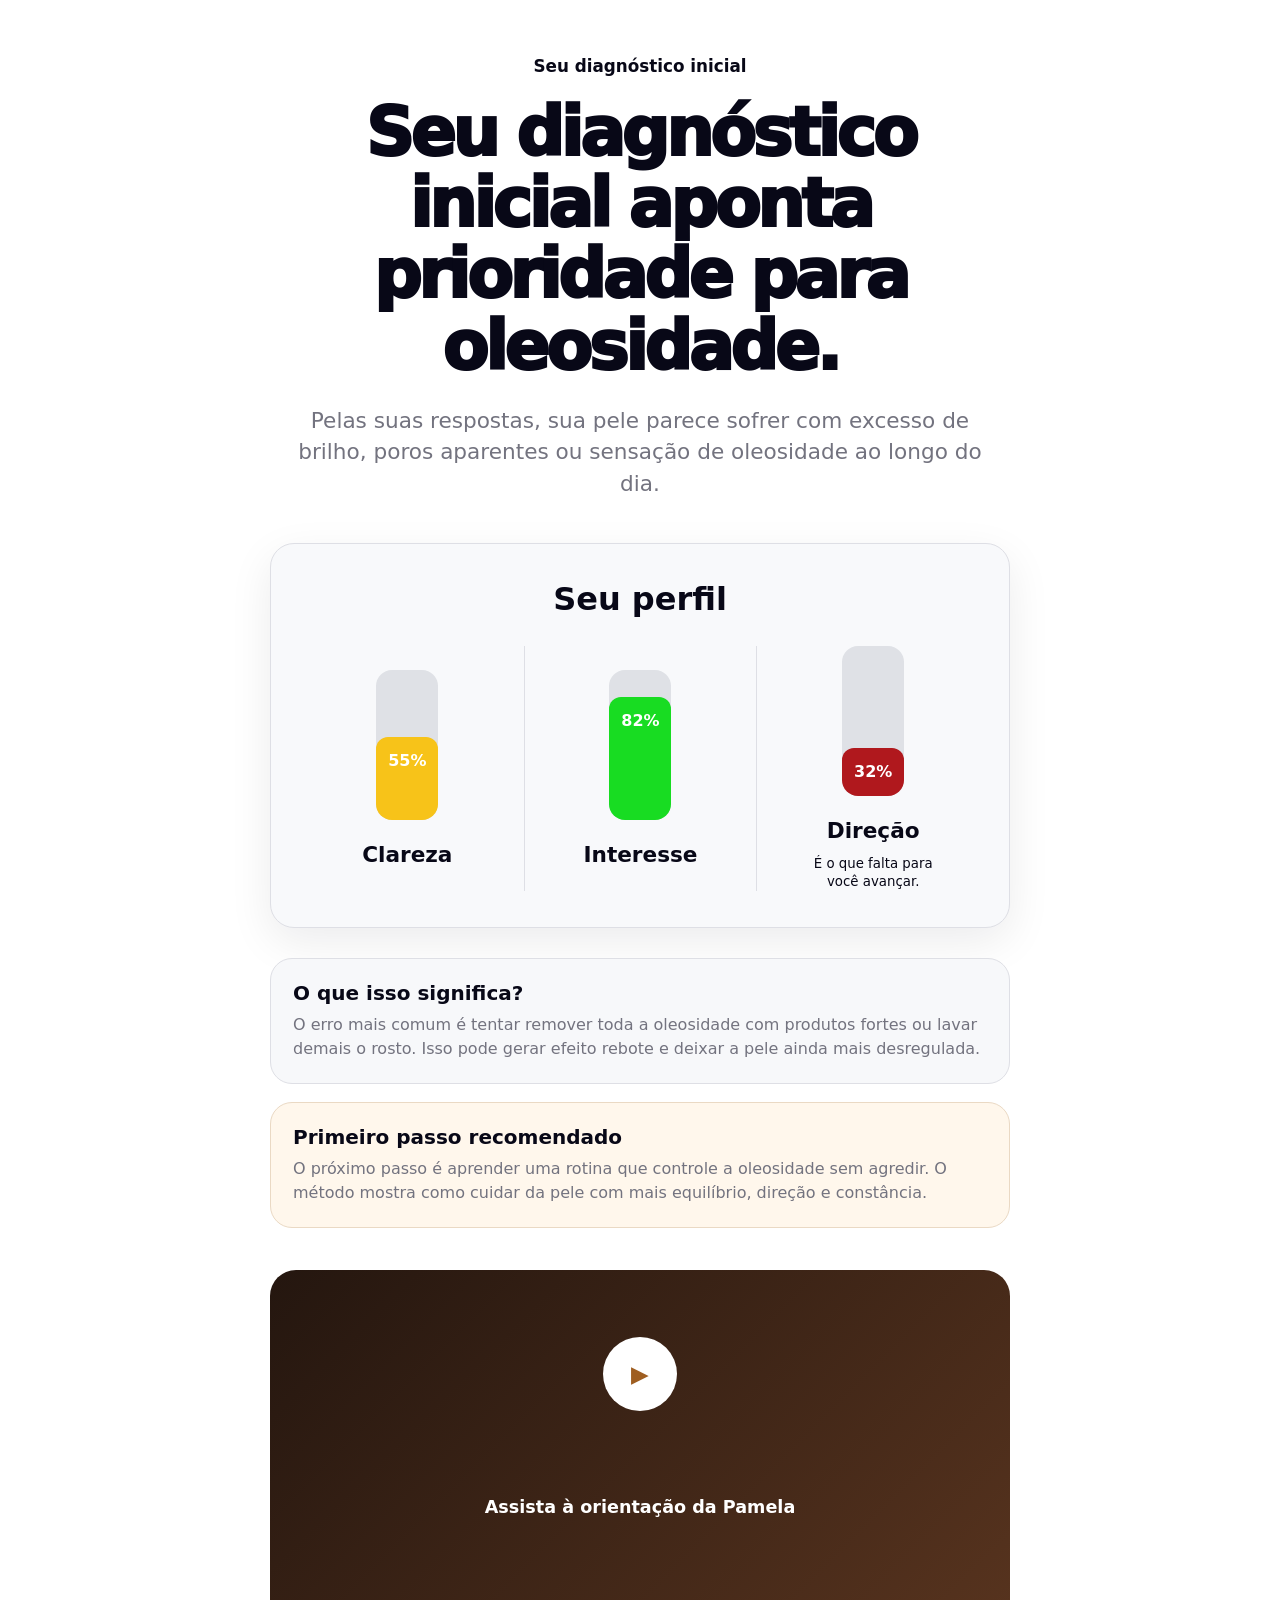
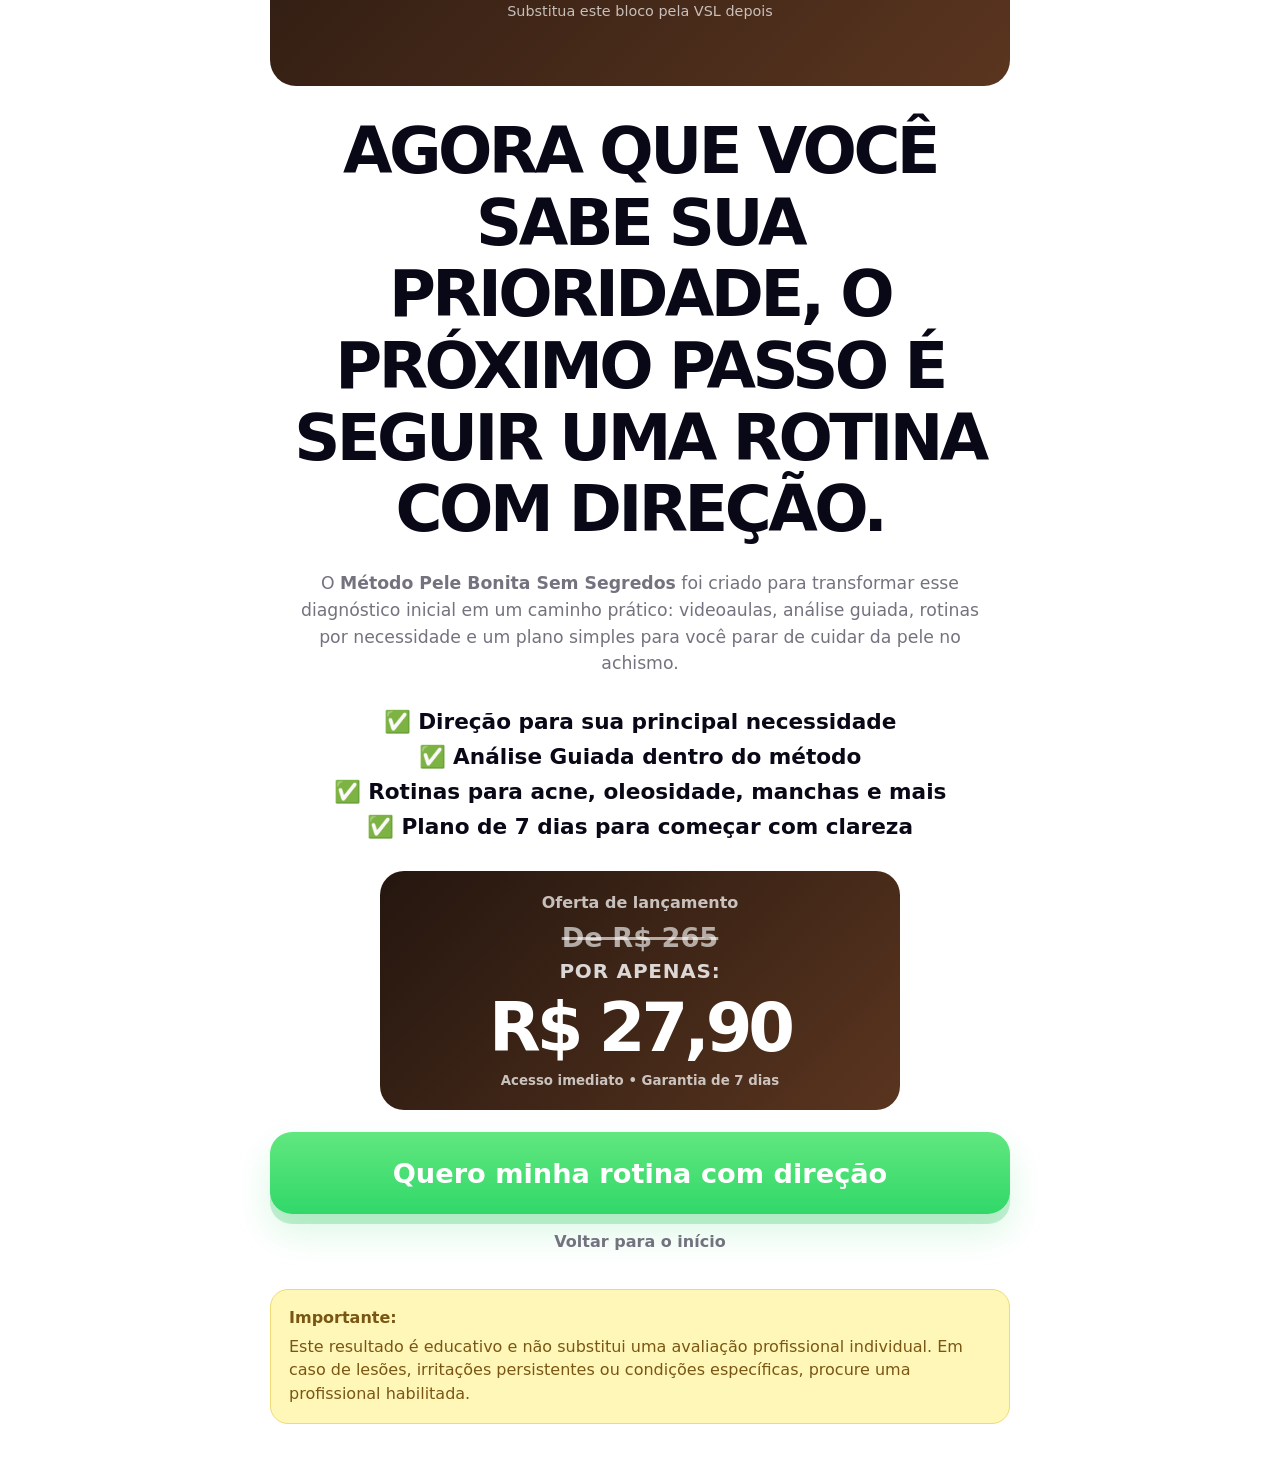
<file: resultado/index.html>
<!doctype html>
<html lang="pt-BR">
<head>
  <meta charset="utf-8">
  <meta name="viewport" content="width=device-width,initial-scale=1,viewport-fit=cover">
  <title>Seu Diagnóstico da Pele | Pamela Santos</title>
  <meta name="robots" content="noindex,nofollow">

  <style>
    :root{
      --text:#080817;
      --muted:#73737f;
      --soft:#f7f8fa;
      --line:#dedfe5;
      --green:#37d97d;
      --gold:#c59744;
      --beige:#fff7ec;
      --brown:#9f5e21;
      --red:#b0181d;
    }

    *{box-sizing:border-box;-webkit-tap-highlight-color:transparent}

    body{
      margin:0;
      min-height:100vh;
      font-family:Inter,ui-sans-serif,system-ui,-apple-system,BlinkMacSystemFont,"Segoe UI",Arial,sans-serif;
      color:var(--text);
      background:#fff;
    }

    .page{
      width:min(100%,820px);
      margin:0 auto;
      padding:56px 40px 52px;
    }

    .hero-result{text-align:center}

    .label{
      display:block;
      font-weight:900;
      font-size:1.05rem;
      margin-bottom:22px;
    }

    h1{
      margin:0 auto;
      max-width:780px;
      font-size:clamp(2.1rem,7vw,4.2rem);
      line-height:1.06;
      letter-spacing:-.055em;
      font-weight:950;
    }

    .hero-result>p{
      margin:22px auto 0;
      max-width:690px;
      color:var(--muted);
      font-size:clamp(1.05rem,3.6vw,1.35rem);
      line-height:1.45;
    }

    .profile-card{
      margin:44px 0 30px;
      padding:36px 20px;
      border:1px solid var(--line);
      border-radius:24px;
      background:#f8f9fb;
      box-shadow:0 14px 44px rgba(8,8,23,.08);
    }

    .profile-card h2{
      margin:0 0 28px;
      font-size:clamp(1.4rem,5vw,2rem);
    }

    .profile-bars{
      display:grid;
      grid-template-columns:repeat(3,1fr);
    }

    .profile-item{
      min-height:230px;
      display:flex;
      flex-direction:column;
      align-items:center;
      justify-content:center;
    }

    .profile-item+.profile-item{
      border-left:1px solid var(--line);
    }

    .bar{
      width:62px;
      height:150px;
      border-radius:16px;
      background:#dfe1e6;
      display:flex;
      align-items:end;
      overflow:hidden;
    }

    .bar-fill{
      width:100%;
      min-height:36px;
      color:#fff;
      display:flex;
      align-items:flex-start;
      justify-content:center;
      padding-top:14px;
      font-weight:900;
      border-radius:12px 12px 0 0;
    }

    .bar-fill.gold{background:#f7c319}
    .bar-fill.green{background:#18dc22}
    .bar-fill.red{background:var(--red)}

    .profile-item strong{
      margin-top:22px;
      font-size:clamp(1rem,3.5vw,1.35rem);
    }

    .profile-item small{
      margin-top:12px;
      max-width:150px;
      line-height:1.35;
    }

    .result-box{
      margin-top:18px;
      padding:22px;
      border:1px solid var(--line);
      border-radius:22px;
      text-align:left;
      background:var(--soft);
    }

    .result-box.soft{
      background:var(--beige);
      border-color:#ead9c4;
    }

    .result-box h2{
      margin:0 0 8px;
      font-size:1.25rem;
    }

    .result-box p{
      margin:0;
      color:var(--muted);
      line-height:1.5;
    }

    .vsl-section{
      margin-top:42px;
      text-align:center;
    }

    .video-block{
      aspect-ratio:16/9;
      border-radius:26px;
      background:linear-gradient(135deg,#24160f,#5a351f);
      color:#fff;
      display:grid;
      place-items:center;
      padding:24px;
      margin-bottom:30px;
    }

    .play{
      width:74px;
      height:74px;
      border-radius:50%;
      border:0;
      background:#fff;
      color:var(--brown);
      font-size:1.45rem;
      cursor:pointer;
    }

    .video-block strong,.video-block span{display:block}

    .video-block strong{font-size:1.1rem}

    .video-block span{
      color:rgba(255,255,255,.7);
      font-size:.9rem;
    }

    .vsl-section h2{
      margin:0 auto;
      max-width:760px;
      font-size:clamp(2rem,7vw,4rem);
      line-height:1.12;
      letter-spacing:-.055em;
      text-transform:uppercase;
    }

    .vsl-section p{
      margin:24px auto 0;
      max-width:680px;
      color:var(--muted);
      line-height:1.55;
      font-size:1.08rem;
    }

    .checks{
      margin:32px 0;
      display:grid;
      gap:10px;
      font-weight:900;
      font-size:clamp(1.05rem,3.6vw,1.35rem);
    }

    .offer{
      margin:0 auto 22px;
      max-width:520px;
      padding:22px;
      border-radius:24px;
      background:linear-gradient(135deg,#24160f,#5a351f);
      color:#fff;
    }

    .offer span,.offer small{
      display:block;
      color:rgba(255,255,255,.72);
      font-weight:800;
    }


    .offer .old-price{
      margin-top:10px;
      font-size:clamp(1.25rem,4.2vw,1.7rem);
      color:rgba(255,255,255,.62);
      text-decoration:line-through;
      text-decoration-thickness:3px;
      font-weight:900;
    }

    .offer .new-price-label{
      margin-top:6px;
      color:rgba(255,255,255,.82);
      font-size:clamp(1rem,3.4vw,1.25rem);
      font-weight:900;
      text-transform:uppercase;
      letter-spacing:.04em;
    }

    .offer strong{
      display:block;
      font-size:clamp(2.4rem,9vw,4.2rem);
      letter-spacing:-.06em;
      margin:6px 0;
    }

    .main-btn{
      width:100%;
      min-height:82px;
      border:0;
      border-radius:22px;
      background:linear-gradient(180deg,#61e77f,#31d869);
      color:#fff;
      cursor:pointer;
      font-weight:900;
      font-size:clamp(1.18rem,4vw,1.7rem);
      box-shadow:0 10px 0 rgba(28,188,82,.24),0 18px 36px rgba(49,216,105,.18);
      display:inline-flex;
      align-items:center;
      justify-content:center;
      text-decoration:none;
    }

    .ghost-link{
      display:inline-flex;
      margin-top:18px;
      color:var(--muted);
      font-weight:800;
      text-decoration:none;
    }

    .disclaimer{
      margin-top:38px;
      padding:18px;
      border-radius:18px;
      background:#fff7b8;
      border:1px solid #eedb75;
      color:#7a5614;
    }

    .disclaimer p{
      margin:8px 0 0;
      line-height:1.45;
    }

    @media(max-width:640px){
      .page{padding:42px 40px}
      .profile-card{padding:30px 12px}
      .profile-item{min-height:220px}
      .bar{width:54px;height:138px}
    }

    @media(max-width:390px){
      .page{padding-left:28px;padding-right:28px}
    }
  </style>
</head>

<body>
  <main class="page">
    <section class="hero-result">
      <span class="label">Seu diagnóstico inicial</span>
      <h1 id="resultTitle">Sua pele precisa de direção.</h1>
      <p id="resultText"></p>

      <div class="profile-card">
        <h2>Seu perfil</h2>

        <div class="profile-bars">
          <div class="profile-item">
            <div class="bar"><span class="bar-fill gold" style="height:55%">55%</span></div>
            <strong>Clareza</strong>
          </div>

          <div class="profile-item">
            <div class="bar"><span class="bar-fill green" style="height:82%">82%</span></div>
            <strong>Interesse</strong>
          </div>

          <div class="profile-item">
            <div class="bar"><span class="bar-fill red" style="height:32%">32%</span></div>
            <strong>Direção</strong>
            <small>É o que falta para você avançar.</small>
          </div>
        </div>
      </div>

      <div class="result-box">
        <h2>O que isso significa?</h2>
        <p id="resultMeaning"></p>
      </div>

      <div class="result-box soft">
        <h2>Primeiro passo recomendado</h2>
        <p id="resultStep"></p>
      </div>
    </section>

    <section class="vsl-section">
      <div class="video-block">
        <button class="play" type="button">▶</button>
        <strong>Assista à orientação da Pamela</strong>
        <span>Substitua este bloco pela VSL depois</span>
      </div>

      <h2>Agora que você sabe sua prioridade, o próximo passo é seguir uma rotina com direção.</h2>

      <p>
        O <strong>Método Pele Bonita Sem Segredos</strong> foi criado para transformar esse diagnóstico inicial em um caminho prático:
        videoaulas, análise guiada, rotinas por necessidade e um plano simples para você parar de cuidar da pele no achismo.
      </p>

      <div class="checks">
        <span>✅ Direção para sua principal necessidade</span>
        <span>✅ Análise Guiada dentro do método</span>
        <span>✅ Rotinas para acne, oleosidade, manchas e mais</span>
        <span>✅ Plano de 7 dias para começar com clareza</span>
      </div>

      <div class="offer">
        <span>Oferta de lançamento</span>
        <small class="old-price">De R$ 265</small>
        <small class="new-price-label">Por apenas:</small>
        <strong>R$ 27,90</strong>
        <small>Acesso imediato • Garantia de 7 dias</small>
      </div>

      <a href="#" class="main-btn" id="checkoutBtn">Quero minha rotina com direção</a>
      <a href="/quiz" class="ghost-link">Voltar para o início</a>
    </section>

    <section class="disclaimer">
      <strong>Importante:</strong>
      <p>
        Este resultado é educativo e não substitui uma avaliação profissional individual. Em caso de lesões,
        irritações persistentes ou condições específicas, procure uma profissional habilitada.
      </p>
    </section>
  </main>

  <script>
    const CHECKOUT_URL = "#";

    const resultMap = {
      acne: {
        title: "Seu diagnóstico inicial aponta prioridade para acne e inflamações.",
        text: "Pelas suas respostas, sua pele parece pedir mais direção para lidar com espinhas, cravos, inflamações ou tendência à acne.",
        meaning: "Isso não significa sair comprando secativos, sabonetes fortes ou produtos aleatórios. Muitas vezes, a acne piora justamente quando a rotina é agressiva, confusa ou feita por tentativa e erro.",
        step: "O próximo passo é seguir uma rotina orientada para reduzir erros, entender o que pode estar agravando sua pele e começar com cuidados mais seguros. É isso que o Método Pele Bonita Sem Segredos organiza para você."
      },
      oleosidade: {
        title: "Seu diagnóstico inicial aponta prioridade para oleosidade.",
        text: "Pelas suas respostas, sua pele parece sofrer com excesso de brilho, poros aparentes ou sensação de oleosidade ao longo do dia.",
        meaning: "O erro mais comum é tentar remover toda a oleosidade com produtos fortes ou lavar demais o rosto. Isso pode gerar efeito rebote e deixar a pele ainda mais desregulada.",
        step: "O próximo passo é aprender uma rotina que controle a oleosidade sem agredir. O método mostra como cuidar da pele com mais equilíbrio, direção e constância."
      },
      manchas: {
        title: "Seu diagnóstico inicial aponta prioridade para manchas e tom irregular.",
        text: "Pelas suas respostas, sua principal necessidade parece estar ligada a manchas, melasma, marcas ou diferença de tonalidade.",
        meaning: "Manchas exigem cuidado, proteção e constância. Usar clareadores ou ácidos sem direção pode irritar a pele, piorar a sensibilidade e atrasar seus resultados.",
        step: "O próximo passo é entender como cuidar das manchas com segurança e montar uma rotina mais coerente. O método te guia para não depender de escolhas aleatórias."
      },
      sensibilidade: {
        title: "Seu diagnóstico inicial aponta prioridade para sensibilidade.",
        text: "Pelas suas respostas, sua pele parece reagir com facilidade, apresentando ardência, vermelhidão, irritação ou desconforto com produtos.",
        meaning: "Quando a pele está sensível, o primeiro passo não é colocar mais ativos na rotina. É reduzir agressões, simplificar cuidados e fortalecer a barreira da pele.",
        step: "O próximo passo é seguir uma rotina mais suave, segura e direcionada. O método te ajuda a entender o que evitar e por onde começar."
      },
      linhas: {
        title: "Seu diagnóstico inicial aponta prioridade para linhas e sinais de expressão.",
        text: "Pelas suas respostas, sua pele parece pedir cuidados voltados para textura, viço, prevenção e sinais de envelhecimento.",
        meaning: "Cuidar de linhas de expressão não precisa começar com produtos caros ou uma rotina enorme. O mais importante é constância, proteção, hidratação e ativos usados no momento certo.",
        step: "O próximo passo é montar uma rotina simples de manhã e noite, com cuidados que façam sentido para sua fase. O método organiza isso de forma prática."
      },
      cicatrizes: {
        title: "Seu diagnóstico inicial aponta prioridade para textura e cicatrizes.",
        text: "Pelas suas respostas, sua pele parece pedir atenção para marcas, furinhos, cicatrizes ou textura irregular.",
        meaning: "Cicatrizes precisam de expectativa realista e orientação correta. Alguns cuidados ajudam na qualidade da pele, mas nem tudo se resolve apenas comprando produtos.",
        step: "O próximo passo é entender o que pode melhorar com cuidados em casa, o que exige avaliação profissional e como evitar gastar com promessas erradas."
      }
    };

    function getParam(name){
      return new URLSearchParams(window.location.search).get(name);
    }

    const stored = localStorage.getItem("peleBonitaQuizResult");
    const type = getParam("tipo") || stored || "oleosidade";
    const data = resultMap[type] || resultMap.oleosidade;

    document.getElementById("resultTitle").textContent = data.title;
    document.getElementById("resultText").textContent = data.text;
    document.getElementById("resultMeaning").textContent = data.meaning;
    document.getElementById("resultStep").textContent = data.step;
    document.getElementById("checkoutBtn").href = CHECKOUT_URL;
  </script>
</body>
</html>
</file>
<file: assets/css/style.css>
@import url('https://fonts.googleapis.com/css2?family=Playfair+Display:wght@600;700&family=Inter:wght@400;500;700;800;900&display=swap');

:root {
  --bg: #F8F5F1;
  --white: #fff;
  --text: #2B2825;
  --muted: #6F675E;
  --dark: #1D1814;
  --gold: #C99F5D;
  --gold-dark: #8A642B;
  --line: rgba(201, 159, 93, .28);
  --shadow: 0 24px 70px rgba(31, 27, 24, .13);
  --sage: #EAF2EC;
}

* { box-sizing: border-box; }
html { scroll-behavior: smooth; }
body {
  margin: 0;
  font-family: Inter, Arial, sans-serif;
  background: var(--bg);
  color: var(--text);
  line-height: 1.6;
}
img { width: 100%; display: block; }
a { color: inherit; text-decoration: none; }
button { font-family: inherit; }

.mobile-page { display: none; }
.desktop-page { display: block; }

/* =========================================================
   DESKTOP VERSION
   ========================================================= */
.container { width: min(1120px, 92%); margin: auto; }
.narrow { max-width: 860px; text-align: center; }
.topbar {
  display: flex;
  justify-content: center;
  gap: 14px;
  flex-wrap: wrap;
  background: linear-gradient(90deg, #1D1814, #3A2B1E, #1D1814);
  color: #fff;
  padding: 11px 16px;
  font-size: 14px;
  text-align: center;
}
.topbar strong { color: #F2D6A2; }
h1, h2 {
  font-family: 'Playfair Display', serif;
  color: var(--dark);
  line-height: 1.04;
  letter-spacing: -.8px;
}
h1 { font-size: clamp(36px, 5vw, 62px); margin: 0 0 22px; max-width: 760px; }
h2 { font-size: clamp(30px, 4vw, 50px); margin: 0 0 18px; }
h3 { margin: 0 0 10px; font-size: 22px; color: var(--dark); }
p { color: var(--muted); font-size: 18px; margin: 0 0 14px; }
.subtitle { font-size: 20px; max-width: 650px; }
.pill, .eyebrow {
  display: inline-flex;
  color: #7A5A2A;
  background: rgba(215, 192, 160, .28);
  border: 1px solid var(--line);
  border-radius: 999px;
  padding: 8px 14px;
  font-size: 12px;
  font-weight: 900;
  letter-spacing: .6px;
  text-transform: uppercase;
  margin-bottom: 18px;
}
.eyebrow.light { color: #fff; background: rgba(255, 255, 255, .12); border-color: rgba(255, 255, 255, .25); }
.btn {
  display: inline-flex;
  justify-content: center;
  align-items: center;
  background: linear-gradient(135deg, var(--dark), #000);
  color: #fff;
  border-radius: 999px;
  padding: 17px 30px;
  font-size: 14px;
  font-weight: 900;
  text-transform: uppercase;
  letter-spacing: .5px;
  box-shadow: var(--shadow);
  border: 0;
  cursor: pointer;
  text-align: center;
}
.btn:hover { transform: translateY(-2px); }
.btn-soft, .btn-gold { background: linear-gradient(135deg, #8A642B, #C99F5D); }
.btn.wide { width: 100%; }
.microcopy, .secure { font-size: 13px; margin-top: 14px; text-align: center; }
.microcopy { color: var(--muted); }
.secure, .offer-box .secure { color: #2B2825 !important; font-weight: 700; opacity: .85; display: block; width: 100%; }
.center-cta { text-align: center; margin-top: 34px; }
.hero {
  padding: 74px 0 60px;
  background: radial-gradient(circle at 88% 8%, rgba(201, 159, 93, .28), transparent 28%), linear-gradient(135deg, #fffaf4 0%, #f5eee6 50%, #fbf8f4 100%);
}
.hero-grid { display: grid; grid-template-columns: 1.04fr .96fr; gap: 48px; align-items: center; }
.hero-points, .system-steps, .track-grid { display: grid; grid-template-columns: repeat(2, 1fr); gap: 14px; margin: 24px 0; }
.hero-points div, .system-card, .track-card {
  background: rgba(255, 255, 255, .76);
  border: 1px solid var(--line);
  border-radius: 18px;
  padding: 18px;
  font-weight: 800;
  color: var(--dark);
}
.system-card, .track-card { background: #fff; box-shadow: 0 12px 34px rgba(31, 27, 24, .06); }
.system-card span, .track-card span { display: inline-flex; color: var(--gold-dark); font-weight: 900; letter-spacing: 1px; margin-bottom: 8px; }
.system-card p, .track-card p { font-size: 15px; margin: 0; }
.hero-photo-wrap { position: relative; }
.hero-photo { height: 520px; object-fit: cover; border-radius: 36px; border: 14px solid #fff; box-shadow: var(--shadow); }
.floating-card { position: absolute; background: #fff; border: 1px solid var(--line); box-shadow: var(--shadow); border-radius: 22px; padding: 17px 18px; }
.floating-card strong { display: block; font-family: 'Playfair Display', serif; font-size: 24px; color: var(--dark); line-height: 1.1; }
.floating-card span { font-size: 14px; color: var(--muted); }
.floating-card.top { top: 26px; right: -16px; max-width: 260px; }
.floating-card.bottom { bottom: 26px; left: -16px; }
.section { padding: 78px 0; }
.section-title { text-align: center; max-width: 880px; margin: 0 auto 42px; }
.identification, .proof, .receive, .faq-section { background: #fff; }
.cycle-grid, .results-grid { display: grid; grid-template-columns: repeat(4, 1fr); gap: 18px; margin-top: 34px; }
.cycle-card { background: var(--bg); border: 1px solid var(--line); border-radius: 24px; padding: 24px; box-shadow: 0 12px 34px rgba(31, 27, 24, .06); }
.cycle-card span { display: grid; place-items: center; width: 44px; height: 44px; border-radius: 50%; background: var(--dark); color: #fff; font-weight: 900; margin-bottom: 16px; }
.cycle-card p { font-size: 15px; }
.dark-section { background: radial-gradient(circle at 12% 0%, rgba(215, 192, 160, .26), transparent 35%), linear-gradient(135deg, #211b17, #0f0d0c); color: #fff; }
.dark-grid, .expert-grid, .offer-grid { display: grid; grid-template-columns: 1fr 1fr; gap: 52px; align-items: center; }
.dark-section h2, .offer h2, .offer h3 { color: #fff; }
.dark-section p, .offer p { color: rgba(255, 255, 255, .78); }
.expert { background: linear-gradient(135deg, #fffaf4, #f1e4d6); }
.expert-image { background: #fff; border: 1px solid var(--line); padding: 14px; border-radius: 36px; box-shadow: var(--shadow); }
.expert-image img { height: 500px; object-fit: cover; border-radius: 26px; }
.specialties { display: grid; grid-template-columns: repeat(2, 1fr); gap: 12px; margin: 22px 0; }
.specialties div { background: #fff; border: 1px solid var(--line); border-radius: 16px; padding: 13px 15px; font-weight: 800; }
.system-section, .tracks { background: linear-gradient(180deg, #fff, var(--bg)); }
.testimonial-grid { display: grid; grid-template-columns: repeat(3, 1fr); gap: 18px; }
.testimonial-grid img { width: 100%; aspect-ratio: 4 / 5; height: auto; background: #fff; border: 1px solid var(--line); border-radius: 22px; object-fit: contain; box-shadow: 0 12px 40px rgba(31, 27, 24, .08); }
.results-section { background: linear-gradient(135deg, #fffaf4, #f2e2d0); }
.results-grid { grid-template-columns: repeat(3, 1fr); }
.result-card { background: #fff; border: 1px solid var(--line); border-radius: 28px; overflow: hidden; box-shadow: 0 14px 42px rgba(31, 27, 24, .08); }
.result-card img { width: 100%; aspect-ratio: 4 / 3; height: auto; object-fit: cover; }
.result-card div { padding: 22px; }
.result-card strong { display: block; color: var(--dark); font-size: 18px; margin-bottom: 8px; }
.result-card p { font-size: 15px; margin: 0; }
.result-disclaimer { max-width: 840px; margin: 22px auto 0; text-align: center; font-size: 13px; color: var(--muted); }
.track-grid { grid-template-columns: repeat(3, 1fr); }
.value-stack { max-width: 840px; margin: auto; display: grid; gap: 12px; }
.stack-item { display: flex; justify-content: space-between; gap: 22px; align-items: center; background: var(--bg); border: 1px solid var(--line); border-radius: 20px; padding: 18px 22px; }
.stack-item strong { font-size: 18px; color: var(--dark); }
.stack-item p { font-size: 15px; margin: 3px 0 0; }
.stack-item span { font-size: 22px; font-weight: 900; color: var(--gold-dark); white-space: nowrap; }
.total-box { max-width: 840px; margin: 20px auto 0; background: linear-gradient(135deg, var(--dark), #3b3027); color: #fff; border-radius: 28px; padding: 26px; text-align: center; }
.total-box span { color: rgba(255, 255, 255, .75); display: block; }
.total-box strong { display: block; color: #F7D79B; font-size: 36px; }
.offer { padding: 86px 0; background: radial-gradient(circle at 12% 0%, rgba(215, 192, 160, .28), transparent 36%), linear-gradient(135deg, #211b17, #0f0d0c); color: #fff; }
.offer-box { background: #fff; color: var(--text); border-radius: 34px; padding: 34px; box-shadow: var(--shadow); }
.offer-box h3 { color: var(--dark); font-size: 27px; }
.offer-lines { display: grid; grid-template-columns: repeat(2, 1fr); gap: 10px; margin: 22px 0; }
.offer-lines div { background: var(--bg); border: 1px solid var(--line); border-radius: 14px; padding: 12px; font-weight: 800; }
.price-area { text-align: center; margin: 24px 0; }
.price-area span { color: var(--muted); }
.price-area strong { display: block; font-size: 64px; line-height: 1; font-weight: 900; color: var(--dark); letter-spacing: -2px; }
.price-area small { color: var(--gold-dark); font-weight: 800; }
.guarantee { background: linear-gradient(135deg, var(--sage), #fff); }
.guarantee-card { display: grid; grid-template-columns: 170px 1fr; gap: 32px; align-items: center; background: #fff; border: 2px solid rgba(84, 116, 90, .18); border-radius: 38px; padding: 40px; box-shadow: var(--shadow); }
.seal { width: 150px; height: 150px; border-radius: 50%; display: flex; flex-direction: column; align-items: center; justify-content: center; background: radial-gradient(circle, #fff 48%, #E7F2E8 49%); border: 6px solid #6F9B76; color: #3E6845; box-shadow: 0 14px 35px rgba(68, 105, 75, .18); }
.seal span { font-size: 62px; font-weight: 900; line-height: 1; }
.seal small { font-weight: 900; letter-spacing: 2px; }
.guarantee-card strong { color: #3E6845; font-size: 18px; }
.final-cta { text-align: center; background: linear-gradient(135deg, #fffaf4, #f2e2d0); }
.final-cta p { max-width: 650px; margin: 0 auto 24px; }
.faq { display: grid; gap: 16px; max-width: 860px; margin: auto; }
details { background: #fff; border: 1px solid var(--line); border-radius: 20px; padding: 22px; box-shadow: 0 8px 26px rgba(31, 27, 24, .04); }
summary { font-weight: 900; cursor: pointer; color: var(--dark); }
details p { margin-top: 12px; }
.sticky { display: none; position: sticky; bottom: 0; z-index: 10; background: rgba(248, 245, 241, .94); backdrop-filter: blur(10px); border-top: 1px solid var(--line); padding: 12px 0; }
.sticky-inner { display: flex; justify-content: space-between; align-items: center; gap: 14px; }
footer { background: var(--dark); color: rgba(255, 255, 255, .74); text-align: center; padding: 36px 0; font-size: 14px; }

/* =========================================================
   MOBILE VERSION — SHOWS ONLY ON SMALL SCREENS
   ========================================================= */
@media (max-width: 768px) {
  .desktop-page { display: none; }
  .mobile-page { display: block; padding-bottom: 86px; }
  body { background: #fffaf6; }

  .m-container { width: min(100% - 30px, 460px); margin: 0 auto; }
  .mobile-topbar {
    background: #1D1814;
    color: #fff;
    padding: 10px 15px;
    text-align: center;
    display: grid;
    gap: 2px;
    font-size: 12px;
  }
  .mobile-topbar strong { color: #F6D9A4; font-size: 13px; }

  .m-hero {
    padding: 28px 0 26px;
    background: radial-gradient(circle at 80% 0%, rgba(201,159,93,.24), transparent 34%), linear-gradient(180deg, #fffaf4, #f3e6d8);
  }
  .m-pill, .m-eyebrow {
    display: inline-flex;
    background: rgba(201,159,93,.14);
    border: 1px solid rgba(201,159,93,.28);
    color: #7A5A2A;
    border-radius: 999px;
    padding: 7px 12px;
    font-size: 10px;
    font-weight: 900;
    letter-spacing: .5px;
    text-transform: uppercase;
    margin-bottom: 12px;
  }
  .m-eyebrow.light { color: #fff; border-color: rgba(255,255,255,.25); background: rgba(255,255,255,.12); }
  .m-hero h1, .mobile-page h2 {
    font-family: 'Playfair Display', serif;
    line-height: 1.04;
    color: var(--dark);
    letter-spacing: -.6px;
    margin: 0 0 12px;
  }
  .m-hero h1 { font-size: 38px; }
  .mobile-page h2 { font-size: 29px; }
  .mobile-page p { font-size: 15px; color: var(--muted); margin: 0 0 14px; line-height: 1.55; }
  .m-price-chip {
    display: flex;
    align-items: end;
    justify-content: space-between;
    gap: 12px;
    background: #fff;
    border: 1px solid var(--line);
    border-radius: 20px;
    padding: 14px 16px;
    margin: 18px 0 12px;
    box-shadow: 0 12px 36px rgba(31,27,24,.08);
  }
  .m-price-chip span { color: var(--muted); font-size: 13px; }
  .m-price-chip strong { color: var(--dark); font-size: 34px; font-weight: 900; line-height: .95; }
  .m-btn {
    width: 100%;
    display: flex;
    justify-content: center;
    align-items: center;
    border: 0;
    border-radius: 999px;
    padding: 16px 20px;
    background: linear-gradient(135deg, #1D1814, #000);
    color: #fff;
    font-size: 13px;
    font-weight: 900;
    text-transform: uppercase;
    letter-spacing: .4px;
    box-shadow: 0 18px 46px rgba(31,27,24,.18);
    cursor: pointer;
    text-align: center;
  }
  .m-btn.secondary { margin-top: 18px; background: linear-gradient(135deg, #8A642B, #C99F5D); }
  .mobile-page small { display: block; color: var(--muted); font-size: 12px; text-align: center; margin-top: 8px; }
  .m-hero-img {
    margin-top: 20px;
    height: 290px;
    object-fit: cover;
    object-position: center top;
    border-radius: 26px;
    border: 8px solid #fff;
    box-shadow: 0 18px 50px rgba(31,27,24,.12);
  }

  .m-section { padding: 42px 0; }
  .m-pain { background: #fff; }
  .m-checklist { display: grid; gap: 10px; margin: 18px 0; }
  .m-checklist div {
    background: #F8F5F1;
    border: 1px solid var(--line);
    border-radius: 16px;
    padding: 12px 14px;
    color: var(--dark);
    font-weight: 800;
    font-size: 14px;
  }
  .m-note { font-weight: 800; color: var(--dark) !important; }

  .m-how { background: linear-gradient(180deg, #fffaf4, #fff); }
  .m-steps { display: grid; gap: 12px; margin-top: 16px; }
  .m-steps div {
    background: #fff;
    border: 1px solid var(--line);
    border-radius: 20px;
    padding: 16px;
    box-shadow: 0 12px 34px rgba(31,27,24,.06);
  }
  .m-steps span {
    display: inline-grid;
    place-items: center;
    width: 34px;
    height: 34px;
    border-radius: 50%;
    background: var(--dark);
    color: #fff;
    font-weight: 900;
    margin-bottom: 10px;
  }
  .m-steps strong { display: block; color: var(--dark); font-size: 17px; }
  .m-steps p { font-size: 14px; margin: 4px 0 0; }

  .m-results { background: #F8F5F1; }
  .m-scroll {
    display: grid;
    grid-auto-flow: column;
    grid-auto-columns: 82%;
    gap: 14px;
    overflow-x: auto;
    padding: 4px 0 14px;
    scroll-snap-type: x mandatory;
  }
  .m-scroll::-webkit-scrollbar { display: none; }
  .m-result-card {
    scroll-snap-align: start;
    background: #fff;
    border: 1px solid var(--line);
    border-radius: 22px;
    overflow: hidden;
    box-shadow: 0 12px 34px rgba(31,27,24,.08);
  }
  .m-result-card img { aspect-ratio: 4 / 3; object-fit: cover; }
  .m-result-card strong { display: block; padding: 14px; color: var(--dark); font-size: 14px; }
  .m-disclaimer { font-size: 11px !important; text-align: center; }

  .m-social { background: #fff; }
  .m-testimonials { grid-auto-columns: 72%; }
  .m-testimonials img {
    scroll-snap-align: start;
    background: #fff;
    border: 1px solid var(--line);
    border-radius: 22px;
    aspect-ratio: 4 / 5;
    object-fit: contain;
    box-shadow: 0 12px 34px rgba(31,27,24,.08);
  }

  .m-includes { background: linear-gradient(180deg, #fff, #F8F5F1); }
  .m-includes-list { display: grid; gap: 10px; margin-top: 16px; }
  .m-includes-list div {
    background: #fff;
    border: 1px solid var(--line);
    border-radius: 16px;
    padding: 14px;
  }
  .m-includes-list strong { display: block; color: var(--dark); font-size: 16px; }
  .m-includes-list span { color: var(--muted); font-size: 13px; }

  .m-care-library { background: #fff; }
  .m-tags { display: flex; flex-wrap: wrap; gap: 8px; margin-top: 18px; }
  .m-tags span {
    background: #F8F5F1;
    border: 1px solid var(--line);
    border-radius: 999px;
    padding: 9px 12px;
    color: var(--dark);
    font-size: 13px;
    font-weight: 800;
  }

  .m-offer {
    padding: 46px 0;
    background: radial-gradient(circle at 12% 0%, rgba(215, 192, 160, .28), transparent 36%), linear-gradient(135deg, #211b17, #0f0d0c);
    color: #fff;
  }
  .m-offer h2 { color: #fff; }
  .m-offer p { color: rgba(255,255,255,.78); }
  .m-offer-box {
    margin-top: 20px;
    background: #fff;
    color: var(--text);
    border-radius: 24px;
    padding: 22px;
    box-shadow: 0 18px 60px rgba(0,0,0,.22);
  }
  .m-offer-box > strong { display: block; color: var(--dark); font-size: 18px; margin-bottom: 14px; }
  .m-price { text-align: center; margin-bottom: 18px; }
  .m-price span { display: block; color: var(--muted); font-size: 13px; }
  .m-price b { display: block; color: var(--dark); font-size: 52px; line-height: 1; }

  .m-guarantee { background: #EAF2EC; }
  .m-guarantee-card { background: #fff; border: 1px solid rgba(84,116,90,.18); border-radius: 22px; padding: 20px; box-shadow: 0 12px 34px rgba(31,27,24,.06); }
  .m-guarantee-card strong { display: block; color: #3E6845; font-size: 19px; margin-bottom: 8px; }

  .m-faq { background: #fff; }
  .m-faq details { padding: 16px; border-radius: 16px; box-shadow: none; margin-top: 10px; }
  .m-faq summary { font-size: 14px; }
  .m-faq details p { font-size: 13px; }

  .m-sticky-cta {
    position: fixed;
    left: 0;
    right: 0;
    bottom: 0;
    z-index: 20;
    display: flex;
    align-items: center;
    justify-content: space-between;
    gap: 12px;
    padding: 11px 14px calc(11px + env(safe-area-inset-bottom));
    background: rgba(255,255,255,.94);
    backdrop-filter: blur(14px);
    border-top: 1px solid var(--line);
    box-shadow: 0 -12px 40px rgba(31,27,24,.12);
  }
  .m-sticky-cta strong { display: block; color: var(--dark); font-size: 18px; line-height: 1; }
  .m-sticky-cta span { display: block; color: var(--muted); font-size: 11px; }
  .m-sticky-cta button {
    border: 0;
    background: linear-gradient(135deg, #1D1814, #000);
    color: #fff;
    border-radius: 999px;
    padding: 13px 22px;
    font-weight: 900;
    text-transform: uppercase;
    font-size: 12px;
  }

  .m-footer { background: var(--dark); color: rgba(255,255,255,.72); padding: 28px 0; font-size: 12px; text-align: center; }
}

/* DESKTOP FALLBACK FOR INTERMEDIATE WIDTHS */
@media (min-width: 769px) and (max-width: 940px) {
  .hero-grid, .dark-grid, .expert-grid, .offer-grid, .cycle-grid, .testimonial-grid, .results-grid, .track-grid, .system-steps, .guarantee-card { grid-template-columns: 1fr; }
  .hero-points, .specialties, .offer-lines { grid-template-columns: 1fr; }
  .hero-photo, .expert-image img { height: 420px; }
  .floating-card { position: static; margin-top: 12px; }
  .stack-item { align-items: flex-start; flex-direction: column; }
  .total-box strong, .price-area strong { font-size: 46px; }
  .seal { margin: auto; }
  .sticky { display: block; }
}

/* =========================================================
   AJUSTES FINAIS MOBILE — PAMELA SANTOS
   Foto principal centralizada, selo da garantia, seção completa e FAQ completo
   ========================================================= */
@media (max-width: 768px) {
  .m-hero-img {
    height: 360px !important;
    object-fit: cover !important;
    object-position: center center !important;
  }

  .m-section-subtitle {
    font-size: 14px !important;
    color: var(--muted) !important;
    margin: 0 0 16px !important;
    line-height: 1.55 !important;
  }

  .m-includes-list.detailed div {
    padding: 16px !important;
  }

  .m-includes-list.detailed strong {
    font-size: 15px !important;
    line-height: 1.2 !important;
    margin-bottom: 4px !important;
  }

  .m-includes-list.detailed span {
    display: block !important;
    line-height: 1.45 !important;
  }

  .m-guarantee-card {
    display: grid !important;
    grid-template-columns: 88px 1fr !important;
    gap: 16px !important;
    align-items: center !important;
    padding: 20px !important;
  }

  .m-guarantee-seal {
    width: 82px;
    height: 82px;
    border-radius: 50%;
    background: radial-gradient(circle, #ffffff 48%, #E7F2E8 49%);
    border: 4px solid #6F9B76;
    color: #3E6845;
    display: flex;
    flex-direction: column;
    align-items: center;
    justify-content: center;
    box-shadow: 0 10px 24px rgba(68, 105, 75, .18);
  }

  .m-guarantee-seal span {
    display: block;
    font-size: 34px;
    font-weight: 900;
    line-height: 1;
  }

  .m-guarantee-seal small {
    display: block;
    margin: 0;
    color: #3E6845;
    font-size: 10px;
    font-weight: 900;
    letter-spacing: 1px;
    text-align: center;
  }

  .m-guarantee-card p {
    margin-bottom: 0 !important;
  }

  .m-faq details {
    background: #fff !important;
    border: 1px solid var(--line) !important;
    border-radius: 16px !important;
    padding: 16px !important;
  }

  .m-faq summary {
    color: var(--dark) !important;
    font-weight: 900 !important;
    line-height: 1.25 !important;
  }

  .m-faq details p {
    margin-top: 10px !important;
    line-height: 1.5 !important;
  }
}

@media (max-width: 390px) {
  .m-hero-img {
    height: 330px !important;
  }

  .m-guarantee-card {
    grid-template-columns: 76px 1fr !important;
    gap: 13px !important;
  }

  .m-guarantee-seal {
    width: 72px;
    height: 72px;
  }

  .m-guarantee-seal span {
    font-size: 30px;
  }
}
</file>
<file: analise/assets/css/style.css>
:root {
  --dark: #2a1b14;
  --muted: #756157;
  --gold: #b98234;
  --gold2: #d7ad62;
  --brown: #9f5e21;
  --line: rgba(185,130,52,.22);
  --shadow: 0 24px 70px rgba(67,37,19,.10);
}

* { box-sizing: border-box; }

body {
  margin: 0;
  min-height: 100vh;
  font-family: Inter, system-ui, -apple-system, BlinkMacSystemFont, "Segoe UI", sans-serif;
  color: var(--dark);
  background:
    radial-gradient(circle at 84% 6%, rgba(215,173,98,.25), transparent 27%),
    linear-gradient(135deg, #fff8ef 0%, #f5e7d6 100%);
}

.quiz-page {
  min-height: 100vh;
  display: grid;
  place-items: start center;
  padding: 28px 14px 42px;
}

.quiz-shell {
  width: min(820px, 100%);
}

.quiz-head {
  text-align: center;
  margin-bottom: 18px;
}

.back-link {
  display: inline-flex;
  margin-bottom: 14px;
  color: var(--muted);
  font-weight: 850;
  text-decoration: none;
}

.pill {
  width: fit-content;
  margin: 0 auto;
  display: inline-flex;
  align-items: center;
  gap: 9px;
  padding: 9px 14px;
  border-radius: 999px;
  border: 1px solid rgba(185,130,52,.25);
  background: rgba(255,255,255,.44);
  color: var(--gold);
  font-size: .76rem;
  font-weight: 950;
  letter-spacing: .12em;
  text-transform: uppercase;
}

.pill::before {
  content: "";
  width: 7px;
  height: 7px;
  border-radius: 50%;
  background: var(--gold2);
  box-shadow: 0 0 0 6px rgba(215,173,98,.14);
}

h1, h2 {
  font-family: "Playfair Display", Georgia, serif;
  letter-spacing: -.07em;
  color: var(--dark);
}

h1 {
  max-width: 760px;
  margin: 16px auto 0;
  font-size: clamp(2.5rem, 7vw, 4.7rem);
  line-height: .9;
}

.quiz-head p {
  color: var(--muted);
  line-height: 1.55;
  margin: 14px auto 0;
}

.quiz-card {
  background: rgba(255,250,243,.9);
  border: 1px solid var(--line);
  box-shadow: var(--shadow);
  border-radius: 32px;
  padding: clamp(22px, 4vw, 42px);
}

.progress {
  height: 8px;
  border-radius: 999px;
  background: rgba(185,130,52,.14);
  overflow: hidden;
  margin-bottom: 26px;
}

.progress-bar {
  width: 14.28%;
  height: 100%;
  border-radius: 999px;
  background: linear-gradient(135deg, var(--gold2), var(--gold));
  transition: width .25s ease;
}

.question { display: none; }

.question.active { display: block; }

.step-label {
  color: var(--gold);
  font-weight: 950;
  letter-spacing: .12em;
  font-size: .72rem;
  text-transform: uppercase;
}

.question h2 {
  margin: 10px 0 20px;
  font-size: clamp(1.65rem, 3.2vw, 2.55rem);
  line-height: 1.02;
}

.options {
  display: grid;
  gap: 10px;
}

.options label {
  display: flex;
  gap: 12px;
  align-items: flex-start;
  padding: 16px;
  border-radius: 18px;
  border: 1px solid var(--line);
  background: rgba(255,255,255,.52);
  color: var(--dark);
  font-weight: 800;
  line-height: 1.38;
  cursor: pointer;
  transition: border-color .18s ease, background .18s ease;
}

.options label:has(input:checked) {
  border-color: rgba(185,130,52,.64);
  background: rgba(215,173,98,.16);
}

.options input {
  margin-top: 2px;
  accent-color: var(--brown);
}

.quiz-actions {
  margin-top: 26px;
  display: flex;
  justify-content: space-between;
  gap: 12px;
}

.btn {
  border: none;
  min-height: 54px;
  padding: 0 24px;
  border-radius: 999px;
  display: inline-flex;
  align-items: center;
  justify-content: center;
  font-weight: 950;
  cursor: pointer;
  transition: transform .18s ease, box-shadow .18s ease;
  font-size: .98rem;
  text-align: center;
}

.btn:hover { transform: translateY(-1px); }

.btn-primary {
  background: linear-gradient(135deg, #b76b24, #8d4f17);
  color: #fff;
  box-shadow: 0 16px 34px rgba(159,94,33,.22);
}

.btn-line {
  background: transparent;
  color: var(--muted);
  border: 1px solid rgba(42,27,20,.13);
}

.btn:disabled {
  opacity: .45;
  cursor: not-allowed;
  transform: none;
}

.quiz-alert {
  display: none;
  margin: 14px 0 0;
  color: #a3472a;
  font-weight: 900;
  text-align: center;
}

@media (max-width: 640px) {
  .quiz-page {
    padding: 16px 10px 28px;
  }

  .quiz-card {
    border-radius: 24px;
    padding: 20px 14px;
  }

  h1 {
    font-size: clamp(2.35rem, 13vw, 3.55rem);
  }

  .question h2 {
    font-size: 1.55rem;
  }

  .options label {
    padding: 14px;
    font-size: .94rem;
  }

  .quiz-actions {
    flex-direction: column-reverse;
  }

  .btn {
    width: 100%;
  }
}
</file>
